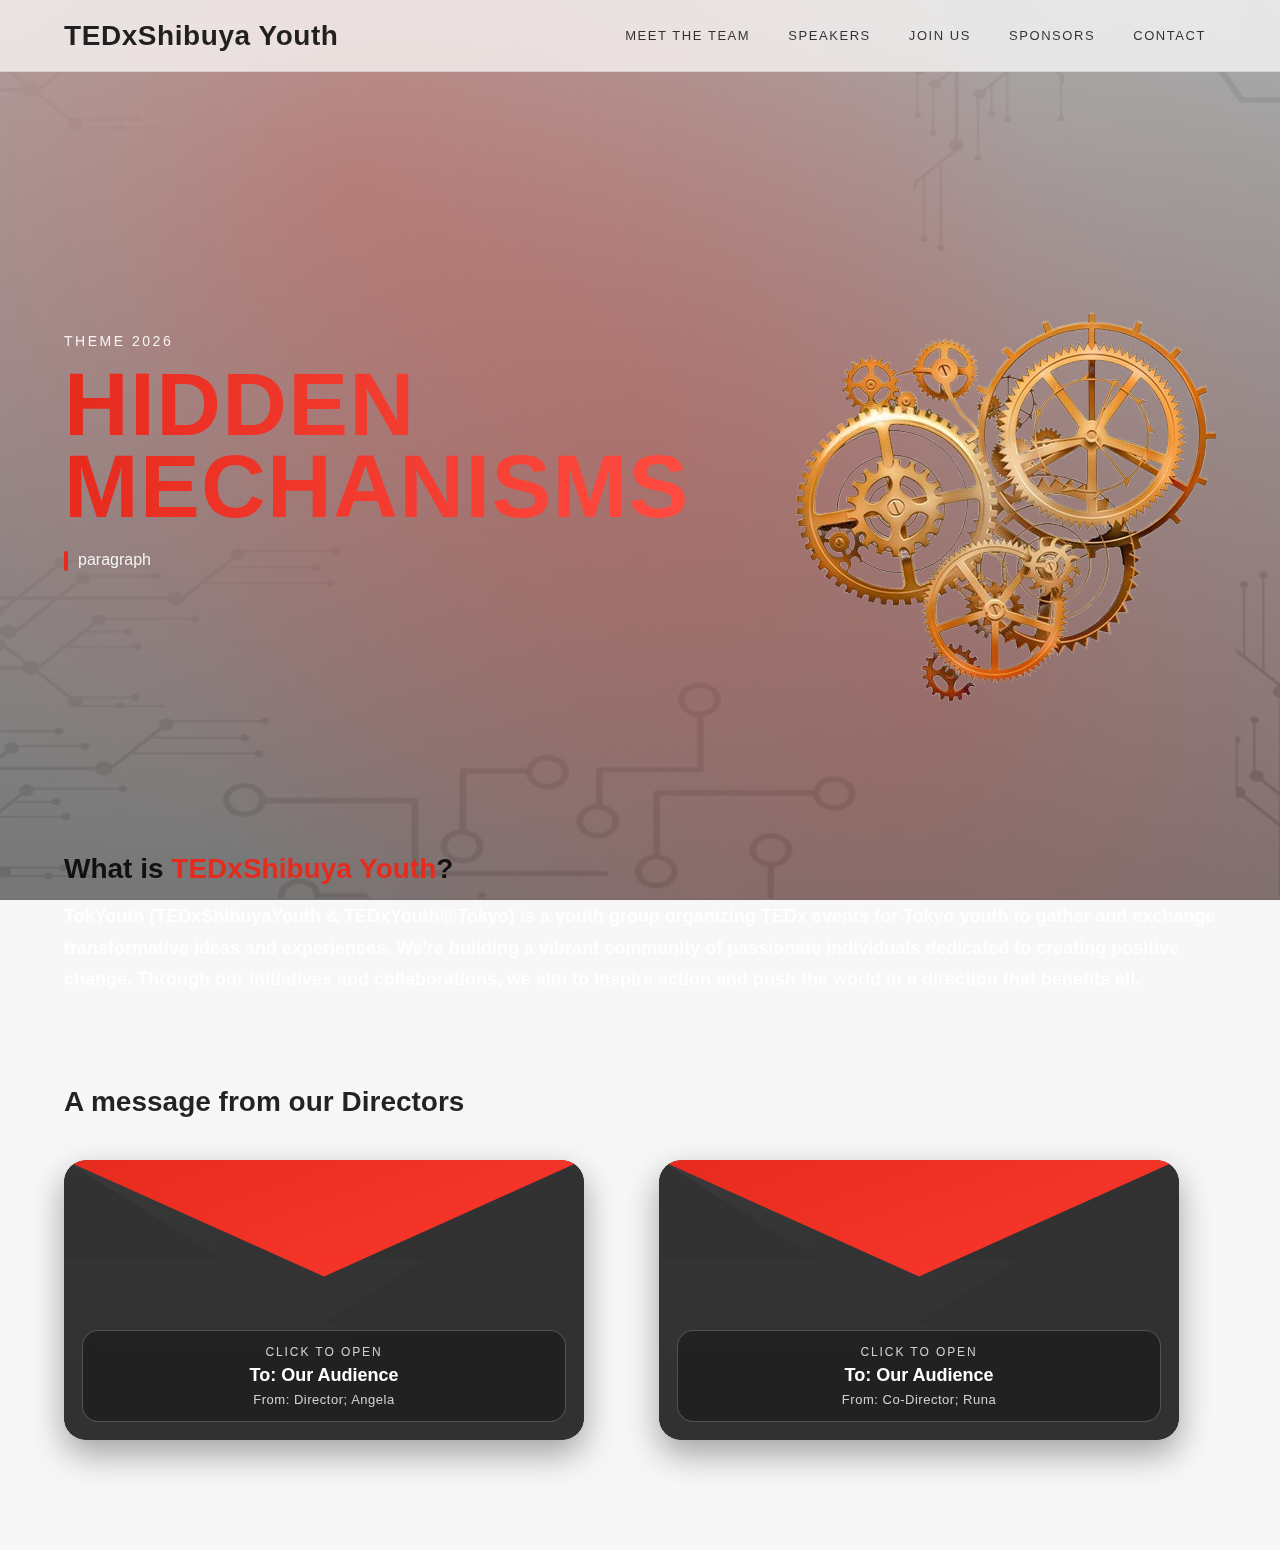
<file: index.html>
<!doctype html>
<html lang="en">
  <head>
    <meta charset="UTF-8" />
    <meta name="viewport" content="width=device-width, initial-scale=1.0" />
    <title>TEDxShibuya Youth</title>
    <link rel="stylesheet" href="style.css" />
  </head>

  <body>
    <div class="bg"></div>

    <header class="header">
      <div class="container header-inner">
        <div class="logo">TEDxShibuya Youth</div>
        <nav class="nav">
          <a href="team.html">MEET THE TEAM</a>
          <a href="#speakers">SPEAKERS</a>
          <a href="#join">JOIN US</a>
          <a href="#sponsors">SPONSORS</a>
          <a href="#contact">CONTACT</a>
        </nav>
      </div>
    </header>

    <section class="hero container">
      <div class="hero-text">
        <p class="theme">Theme 2026</p>
        <h1 class="glow-title">HIDDEN MECHANISMS</h1>
        <p class="hero-paragraph">paragraph</p>
      </div>
      <div class="hero-image">
        <img src="images/gears.png" alt="gears" />
      </div>
    </section>

    <section class="about container">
      <h1>What is <span>TEDxShibuya Youth</span>?</h1>
      <h2>
        TokYouth (TEDxShibuyaYouth & TEDxYouth@Tokyo) is a youth group organizing
        TEDx events for Tokyo youth to gather and exchange transformative ideas and
        experiences. We're building a vibrant community of passionate individuals
        dedicated to creating positive change. Through our initiatives and
        collaborations, we aim to inspire action and push the world in a direction
        that benefits all.
      </h2>
    </section>

    <section class="directors container" id="directors">
      <h2>A message from our Directors</h2>

      <div class="envelope-grid">
        <button
  class="envelope"
  type="button"
  data-director="Director: Angela"
  data-title="A message from the Director"
  data-message="As the Director of TEDxShibuyaYouth, I am so excited to lead a team of young, talented, and goal-oriented individuals to hold an event around this year’s theme: Hidden Mechanism!

“All the world’s a stage, and all the men and women merely players” is a line from Shakespeare’s play “As You Like It”. He implies that everyone puts up a performance and fulfills a role in life’s play. But to what extent are people truly performing? When do actors exit from the “stage”, and how do they act once they take off their mask?

Hidden Mechanism explores the vulnerable state of when that mask is off: where the hidden ideas, systems, and emotions that shape how we think and act are exposed for others and yourself to see. What motivates you to wake up in the morning? What drives you toward your goal? What factors contribute to your beliefs and values?

Perhaps by uncovering these questions, we can be a step closer to answering the biggest mystery of all: ourselves.

Look forward to the inspiration this year’s speakers and our team will bring!"
>
  <div class="env-back"></div>
  <div class="env-paper"></div>
  <div class="env-front"><div class="pocket"></div></div>
  <div class="env-flap"></div>
  <div class="env-text">
    <div class="env-kicker">Click to open</div>
    <div class="env-to">To: Our Audience</div>
    <div class="env-from">From: Director; Angela</div>
  </div>
</button>

        <button
          class="envelope"
          type="button"
          data-director="Co-Director: Runa"
          data-title="A message from Director 2"
          data-message="Hi everyone,

This is Runa, and I am delighted to work as the co-director for this year’s event.

Our theme, ‘Hidden Mechanism’, hopes to explore our unconscious mind and uncover relationships and perspectives that we have not yet seen. Often, we overlook the information we take in, but through this theme, we hope to awaken and inspire your curiosities.

Together with Angela, our director, I will work to guide and support our team in creating a successful and enjoyable event. Our goal is for this event to leave a lasting impression on everyone who contributes—whether as planners, sponsors, or audience members—and to continue entertaining and inspiring you.

Thank you.
"
        >
          <div class="env-back"></div>
          <div class="env-paper"></div>
          <div class="env-front"><div class="pocket"></div></div>
          <div class="env-flap"></div>
          <div class="env-text">
            <div class="env-kicker">Click to open</div>
            <div class="env-to">To: Our Audience</div>
            <div class="env-from">From: Co-Director; Runa</div>
          </div>
        </button>
      </div>
    </section>

    <div class="modal" id="modal" aria-hidden="true">
      <div class="modal-backdrop" data-close="true"></div>

      <div class="modal-panel" role="dialog" aria-modal="true" aria-labelledby="modalTitle">
        <div class="modal-top">
          <div class="modal-title-wrap">
            <p class="modal-kicker">Letter</p>
            <h3 id="modalTitle" class="modal-title">Title</h3>
          </div>
          <button class="modal-close" type="button" data-close="true" aria-label="Close">✕</button>
        </div>

        <div class="letter">
          <div class="letter-head">
            <div class="letter-meta">
              <div class="letter-from" id="modalFrom">From</div>
              <div class="letter-date" id="modalDate"></div>
            </div>
            <div class="letter-line"></div>
          </div>

          <div class="letter-body" id="modalBody"></div>
        </div>
      </div>
    </div>

    <script>
      const modal = document.getElementById("modal");
      const modalTitle = document.getElementById("modalTitle");
      const modalFrom = document.getElementById("modalFrom");
      const modalBody = document.getElementById("modalBody");
      const modalDate = document.getElementById("modalDate");

      function openModal({ title, from, message }) {
        modalTitle.textContent = title;
        modalFrom.textContent = `From: ${from}`;
        modalBody.textContent = message;
        modalDate.textContent = new Date().toLocaleDateString(undefined, {
          year: "numeric",
          month: "short",
          day: "numeric",
        });

        modal.classList.add("is-open");
        modal.setAttribute("aria-hidden", "false");
        document.body.style.overflow = "hidden";
        modal.querySelector(".modal-close").focus();
      }

      function closeModal() {
        modal.classList.remove("is-open");
        modal.setAttribute("aria-hidden", "true");
        document.body.style.overflow = "";
      }

      document.querySelectorAll(".envelope").forEach((btn) => {
        btn.addEventListener("click", () => {
          openModal({
            title: btn.dataset.title || "Message",
            from: btn.dataset.director || "Director",
            message: btn.dataset.message || "",
          });
        });
      });

      modal.addEventListener("click", (e) => {
        if (e.target?.dataset?.close === "true") closeModal();
      });

      window.addEventListener("keydown", (e) => {
        if (e.key === "Escape" && modal.classList.contains("is-open")) closeModal();
      });
    </script>
  </body>
</html>
</file>
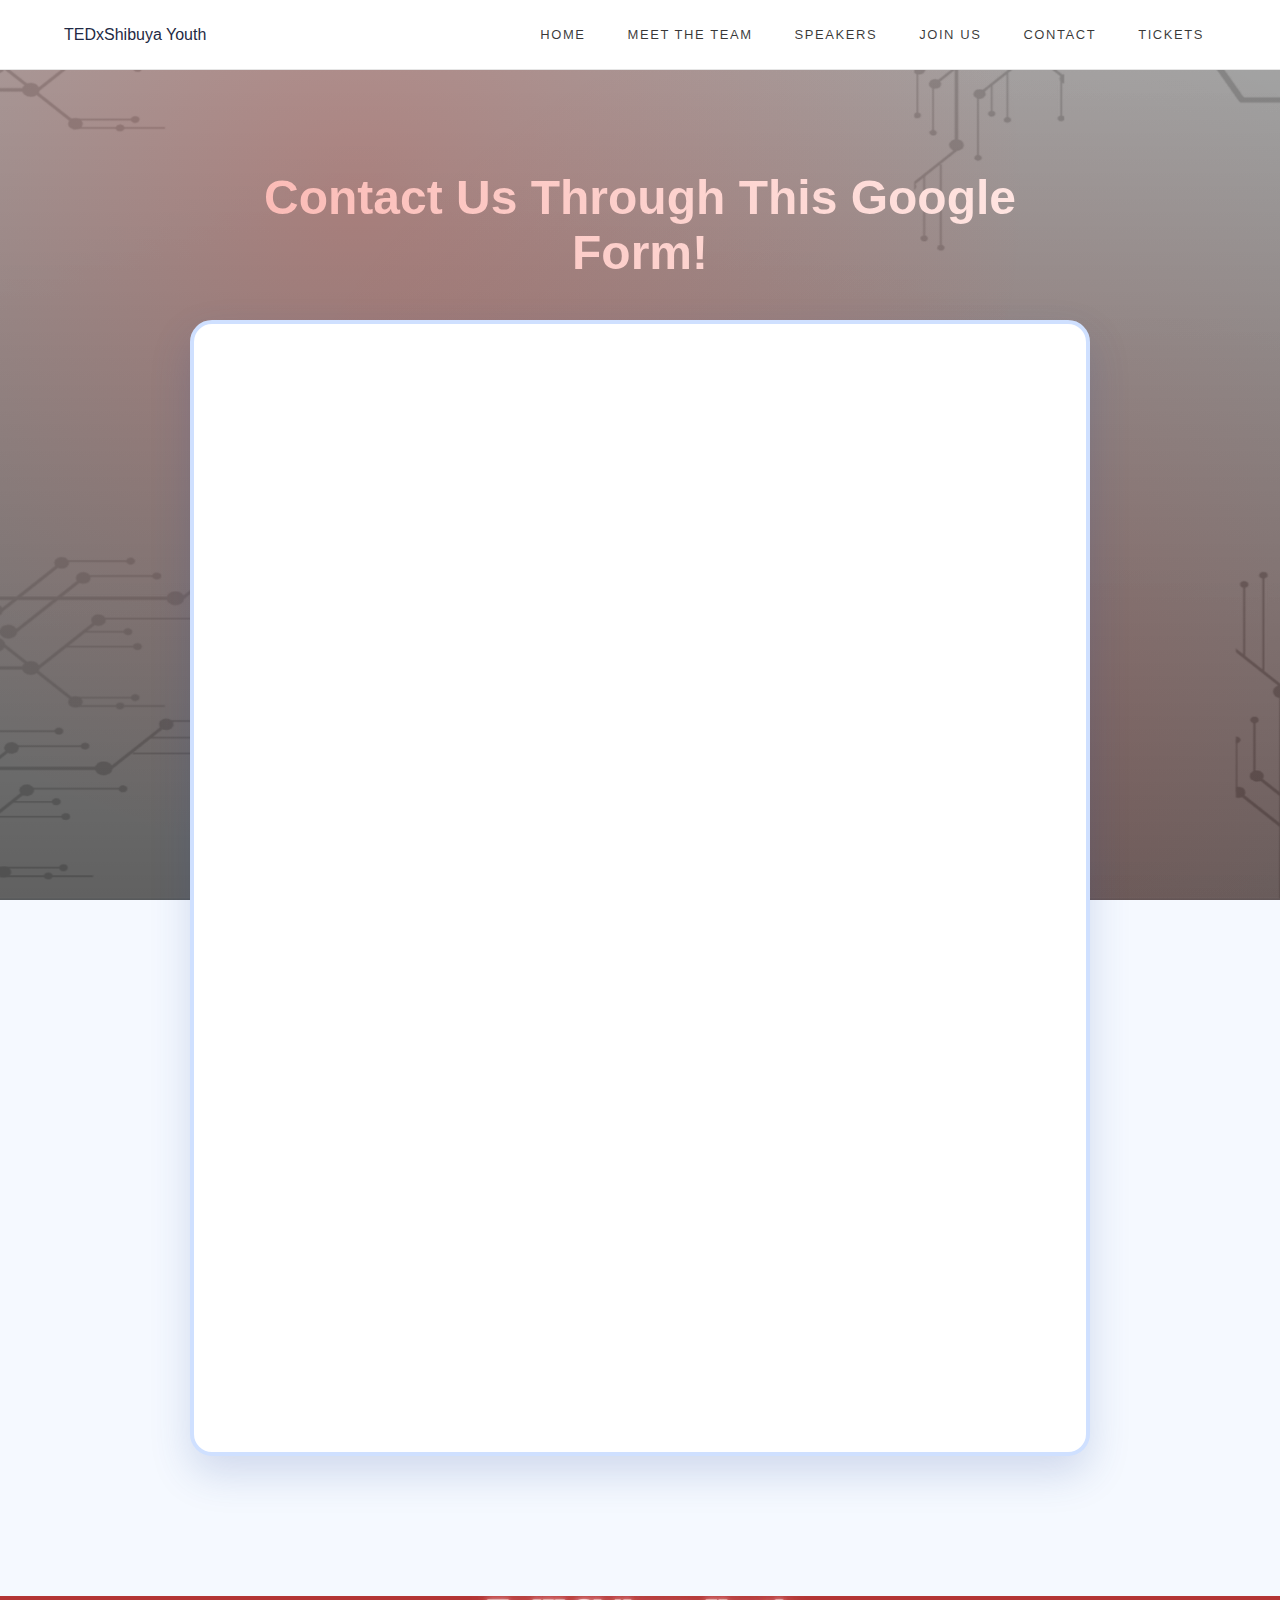
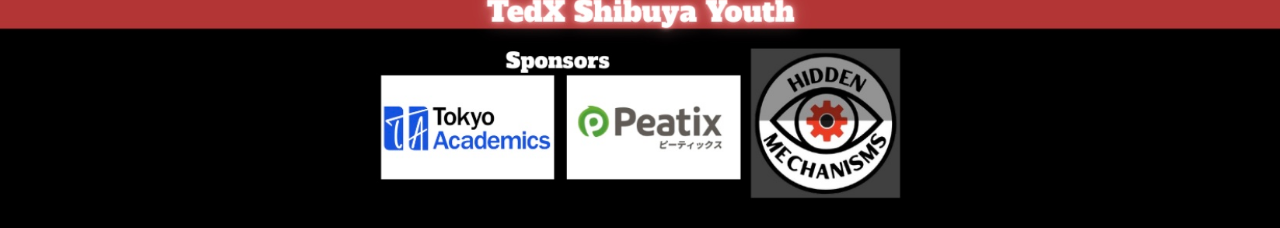
<file: contact.html>
<!doctype html>
<html lang="en">
<head>
  <meta charset="UTF-8" />
  <meta name="viewport" content="width=device-width, initial-scale=1.0" />
  <title>Contact | TEDxShibuya Youth</title>
  <link rel="stylesheet" href="contact.css" />
</head>

<body>
<div class="bg"></div>

<header class="header">
    <div class="container header-inner">

      <div class="logo">TEDxShibuya Youth</div>

      <button class="hamburger" id="hamburger" aria-label="Menu">
        <span></span>
        <span></span>
        <span></span>
      </button>

      <nav class="nav" id="navMenu">
        <a href="index.html">HOME</a>
        <a href="team.html">MEET THE TEAM</a>
        <a href="speakers.html">SPEAKERS</a>
        <a href="join.html">JOIN US</a>
        <a href="contact.html">CONTACT</a>
        <a href="tickets.html">TICKETS</a>
      </nav>

    </div>
  </header>

<section class="contact-section">
  <h1 class="contact-title glow-title">
    Contact Us Through This Google Form!
  </h1>

  <div class="form-embed">
    <iframe
      src="https://docs.google.com/forms/d/e/1FAIpQLSfBYgckW6kjnQJghmJs532Z0vcqhy76l4xHlLmfrss-0mqSxA/viewform?embedded=true"
      width="100%"
      height="1100"
      frameborder="0">
    </iframe>
  </div>
</section>

<script>
    const hamburger = document.getElementById("hamburger");
    const navMenu = document.getElementById("navMenu");

    hamburger.addEventListener("click", () => {
      navMenu.classList.toggle("open");
    });
  </script>

  <footer class="site-footer">
  <img src="footer.png" alt="Footer" />
</footer>

</body>
</html>
</file>
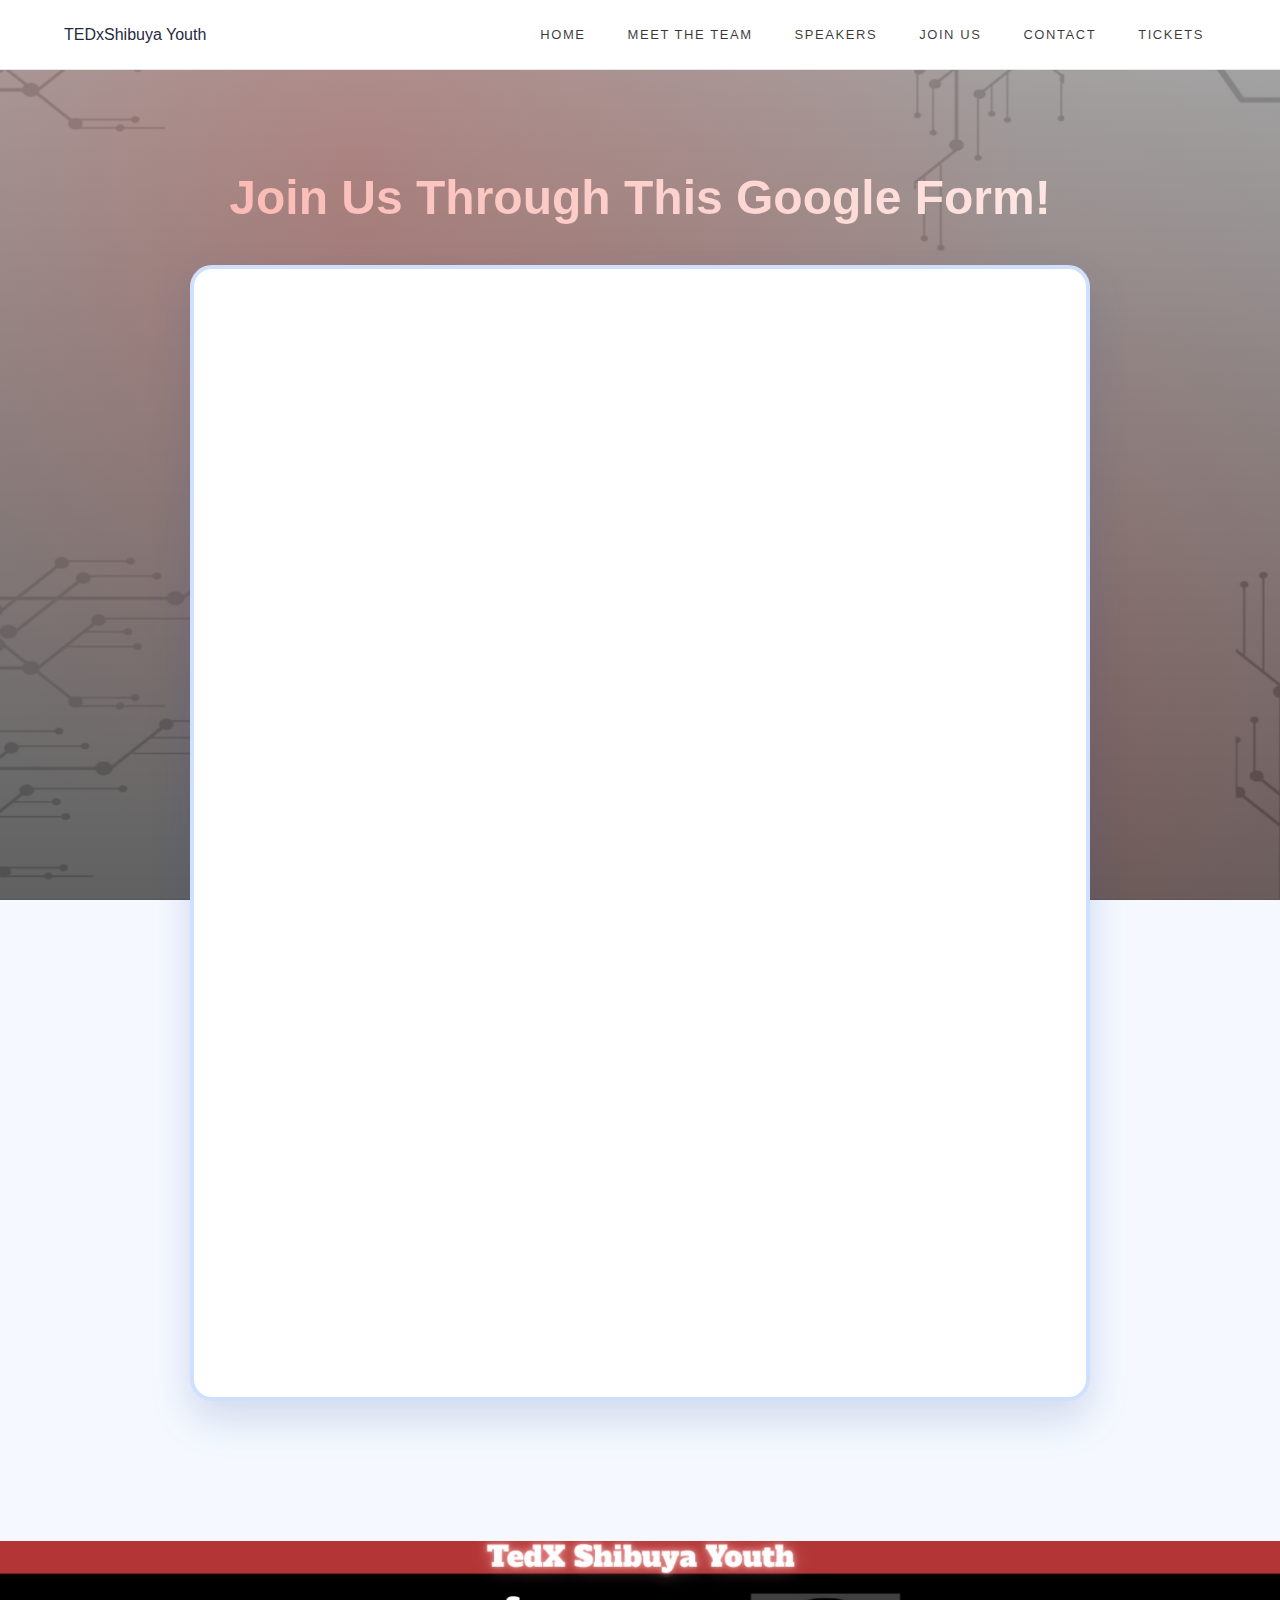
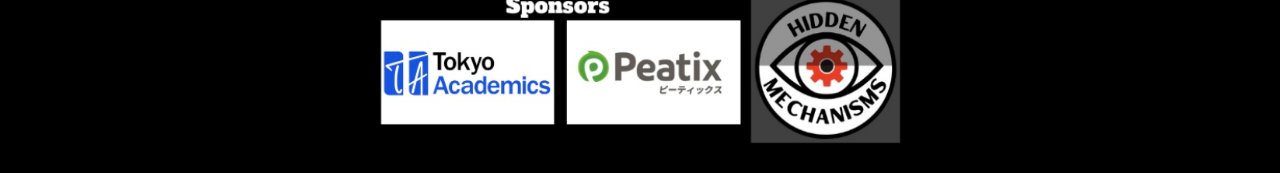
<file: join.html>
<!doctype html>
<html lang="en">
<head>
  <meta charset="UTF-8" />
  <meta name="viewport" content="width=device-width, initial-scale=1.0" />
  <title>Contact | TEDxShibuya Youth</title>
  <link rel="stylesheet" href="contact.css" />
</head>

<body>
      <div class="bg"></div>

  <header class="header">
    <div class="container header-inner">

      <div class="logo">TEDxShibuya Youth</div>

      <button class="hamburger" id="hamburger" aria-label="Menu">
        <span></span>
        <span></span>
        <span></span>
      </button>

      <nav class="nav" id="navMenu">
        <a href="index.html">HOME</a>
        <a href="team.html">MEET THE TEAM</a>
        <a href="speakers.html">SPEAKERS</a>
        <a href="join.html">JOIN US</a>
        <a href="contact.html">CONTACT</a>
        <a href="tickets.html">TICKETS</a>
      </nav>

    </div>
  </header>

  <section class="contact-section">
  <h1 class="contact-title glow-title">
    Join Us Through This Google Form!
  </h1>

  <div class="form-embed">
    <iframe 
      src="https://docs.google.com/forms/d/e/1FAIpQLScSkmN1joZuDCD_F1TW8XL6ETht9helrsOr3lTUxC_4gBaHCw/viewform?embedded=true"
      width="100%"
      height="1100"
      frameborder="0"
      marginheight="0"
      marginwidth="0">
      Loading…
    </iframe>
  </div>

</section>

<script>
    const hamburger = document.getElementById("hamburger");
    const navMenu = document.getElementById("navMenu");

    hamburger.addEventListener("click", () => {
      navMenu.classList.toggle("open");
    });
  </script>
  
<footer class="site-footer">
  <img src="footer.png" alt="Footer" />
</footer>

  </body>
</file>
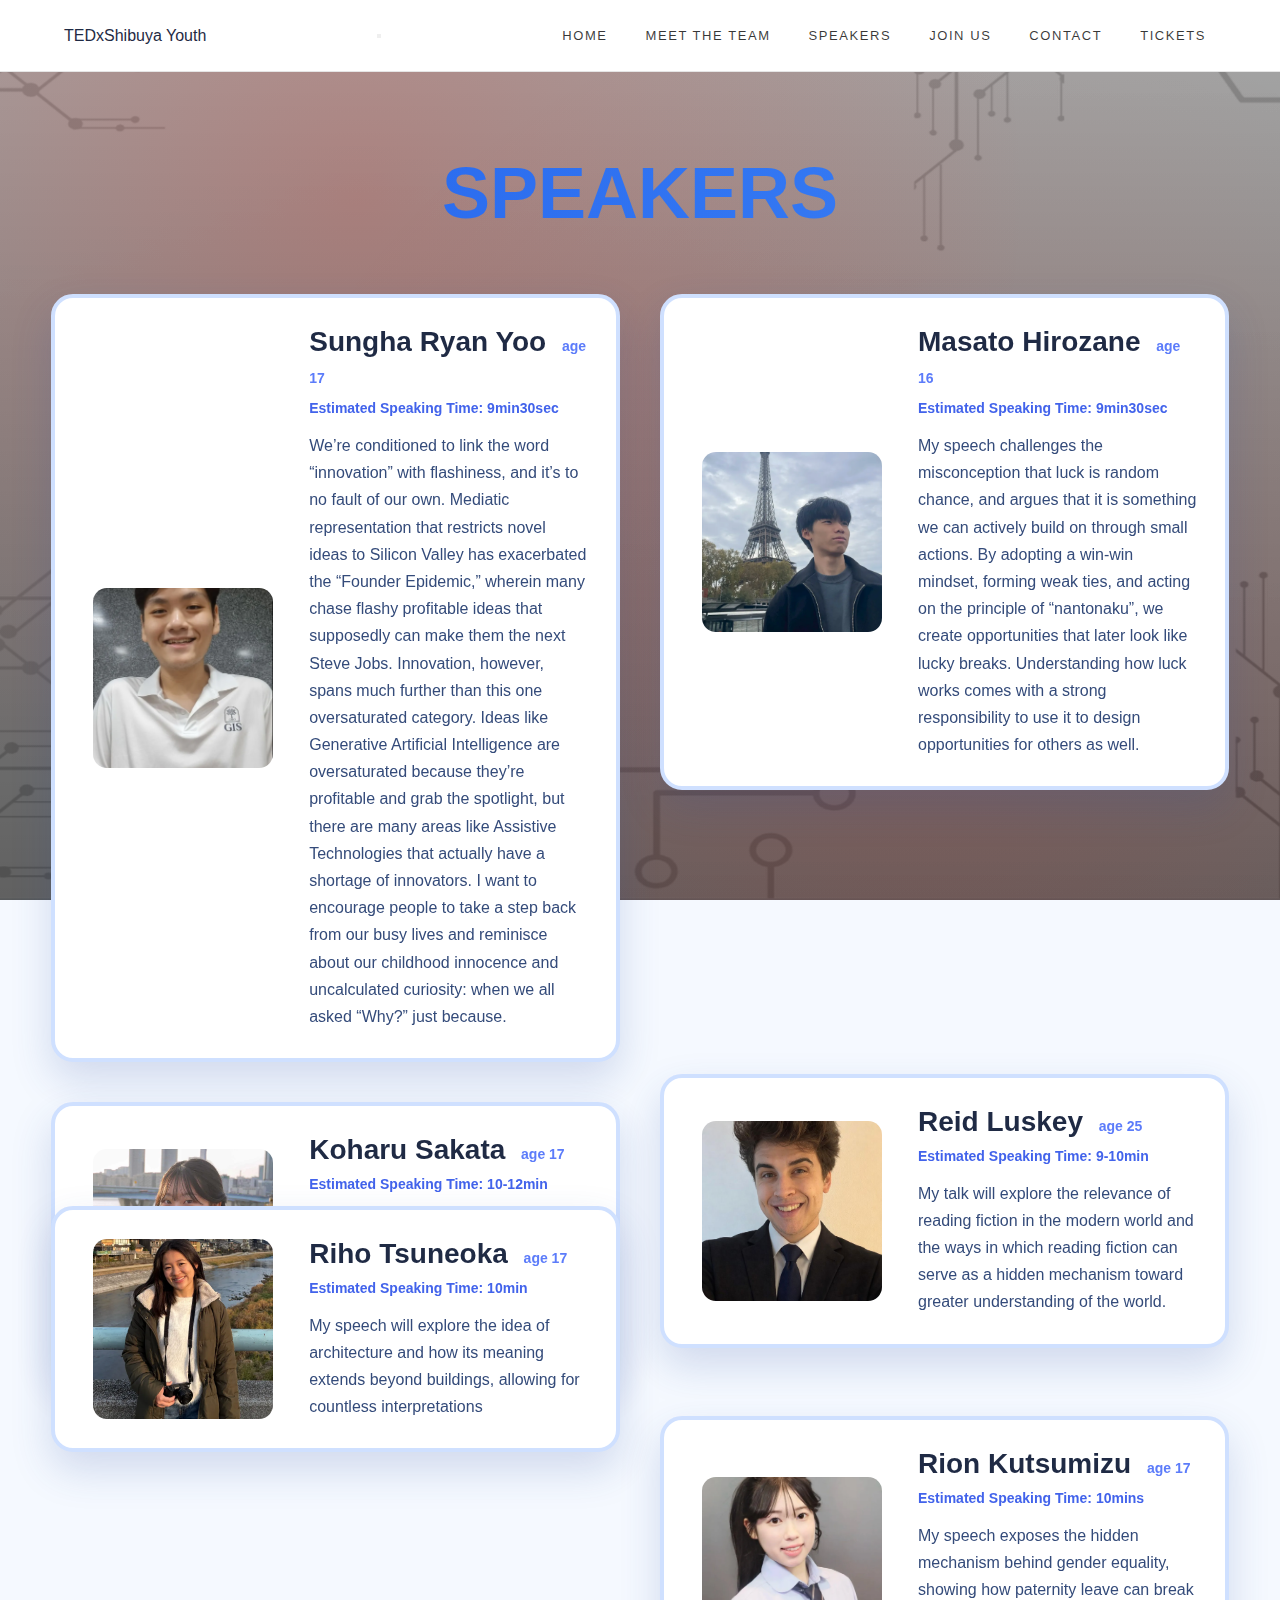
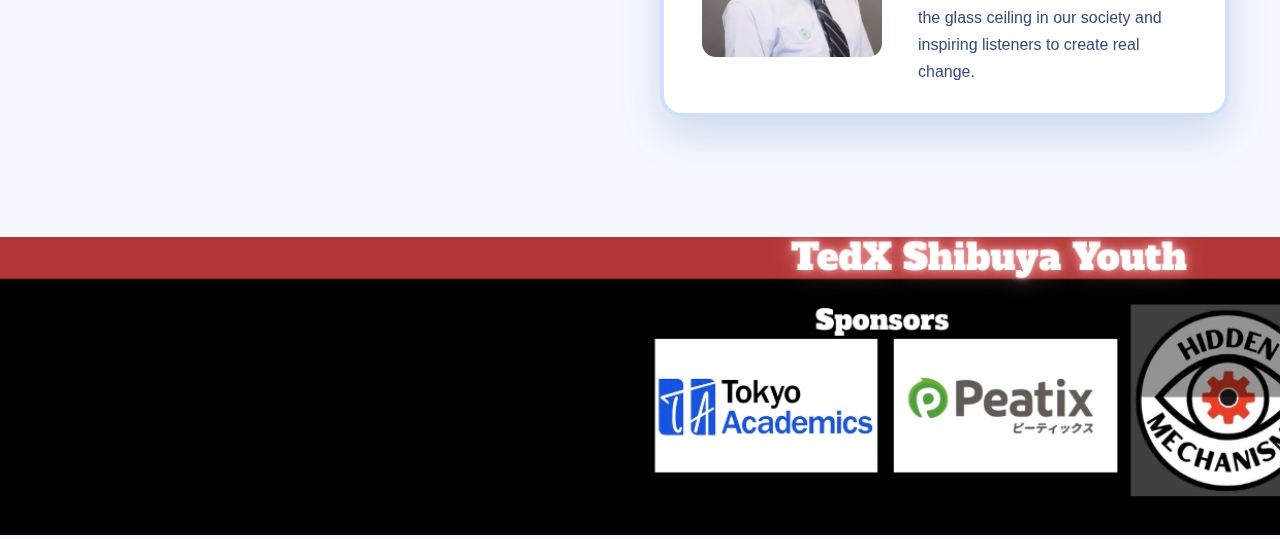
<file: speakers.html>
<!doctype html>
<html lang="en">
<head>
  <meta charset="UTF-8" />
  <meta name="viewport" content="width=device-width, initial-scale=1.0" />
  <title>Speakers | TEDxShibuya Youth</title>
  <link rel="stylesheet" href="speakers.css" />
</head>

<body>
      <div class="bg"></div>

  <header class="header">
    <div class="container header-inner">

      <div class="logo">TEDxShibuya Youth</div>

      <button class="hamburger" id="hamburger" aria-label="Menu">
        <span></span>
        <span></span>
        <span></span>
      </button>

      <nav class="nav" id="navMenu">
        <a href="index.html">HOME</a>
        <a href="team.html">MEET THE TEAM</a>
        <a href="speakers.html">SPEAKERS</a>
        <a href="join.html">JOIN US</a>
        <a href="contact.html">CONTACT</a>
        <a href="tickets.html">TICKETS</a>
      </nav>

    </div>
  </header>

  <main class="page">
    <h1 class="title glow-title">SPEAKERS</h1>

    <section class="speaker-grid">

       <article class="speaker-card wide-card">
        <div class="speaker-image">
          <img src="speakers/Sungha-Ryan-Yoo.png" alt="Sungha Ryan Yoo">
        </div>

        <div class="speaker-content">
          <h2 class="speaker-name">
            Sungha Ryan Yoo <span class="speaker-age">age 17</span>
          </h2>

          <p class="speaker-time">Estimated Speaking Time: 9min30sec</p>

          <p class="speaker-bio">
             We’re conditioned to link the word “innovation” with flashiness, and it’s to no fault of our own. Mediatic representation that restricts novel ideas to Silicon Valley has exacerbated the “Founder Epidemic,” wherein many chase flashy profitable ideas that supposedly can make them the next Steve Jobs. Innovation, however, spans much further than this one oversaturated category. Ideas like Generative Artificial Intelligence are oversaturated because they’re profitable and grab the spotlight, but there are many areas like Assistive Technologies that actually have a shortage of innovators. I want to encourage people to take a step back from our busy lives and reminisce about our childhood innocence and uncalculated curiosity: when we all asked “Why?” just because.
          </p>
        </div>
      </article>

      <article class="speaker-card">
        <div class="speaker-image">
          <img src="speakers/Masato-Hirozane.png" alt="Masato Hirozane">
        </div>

        <div class="speaker-content">
          <h2 class="speaker-name">
            Masato Hirozane <span class="speaker-age">age 16</span>
          </h2>

          <p class="speaker-time">Estimated Speaking Time: 9min30sec</p>

          <p class="speaker-bio">
            My speech challenges the misconception that luck is random chance, and argues that it is something we can actively build on through small actions. By adopting a win-win mindset, forming weak ties, and acting on the principle of “nantonaku”, we create opportunities that later look like lucky breaks. Understanding how luck works comes with a strong responsibility to use it to design opportunities for others as well.
          </p>
        </div>
      </article>


      <article class="speaker-card">
        <div class="speaker-image">
          <img src="speakers/Koharu-Sakata.png" alt="Koharu Sakata">
        </div>

        <div class="speaker-content">
          <h2 class="speaker-name">
            Koharu Sakata <span class="speaker-age">age 17</span>
          </h2>

          <p class="speaker-time">Estimated Speaking Time: 10-12min</p>

          <p class="speaker-bio">
        My speech explores the journey of discovering who you want to be. It reveals how listening to your inner voice in times of change can shape the way you choose to live.          </p>
        </div>
      </article>

       <article class="speaker-card middle">
        <div class="speaker-image">
          <img src="speakers/Reid-Luskey.png" alt="Reid Luskey">
        </div>

        <div class="speaker-content">
          <h2 class="speaker-name">
            Reid Luskey <span class="speaker-age">age 25</span>
          </h2>

          <p class="speaker-time">Estimated Speaking Time: 9-10min</p>

          <p class="speaker-bio">
            My talk will explore the relevance of reading fiction in the modern world and the ways in which reading fiction can serve as a hidden mechanism toward greater understanding of the world.
        </div>
      </article>

      <article class="speaker-card lift-up" >
        <div class="speaker-image">
          <img src="speakers/Riho-Tsuneoka.png" alt="Riho Tsuneoka">
        </div>

        <div class="speaker-content">
          <h2 class="speaker-name">
            Riho Tsuneoka <span class="speaker-age">age 17</span>
          </h2>

          <p class="speaker-time">Estimated Speaking Time: 10min</p>

          <p class="speaker-bio">
        My speech will explore the idea of architecture and how its meaning extends beyond buildings, allowing for countless interpretations
        </div>
      </article>

       <article class="speaker-card right-card">
        <div class="speaker-image">
          <img src="speakers/Rion-Kutsumizu.png" alt="Rion-Kutsumizu">
        </div>

        <div class="speaker-content">
          <h2 class="speaker-name">
            Rion Kutsumizu <span class="speaker-age">age 17</span>
          </h2>

          <p class="speaker-time">Estimated Speaking Time: 10mins</p>

          <p class="speaker-bio">
           My speech exposes the hidden mechanism behind gender equality, showing how paternity leave can break the glass ceiling in our society and inspiring listeners to create real change.          </p>
        </div>
      </article>

  </main>
<footer class="site-footer">
  <img src="footer.png" alt="Footer" />
</footer>
<script>
const hamburger = document.getElementById("hamburger");
const navMenu = document.getElementById("navMenu");

hamburger.addEventListener("click", () => {
  navMenu.classList.toggle("open");
});
</script>

</body>
</html>
</file>
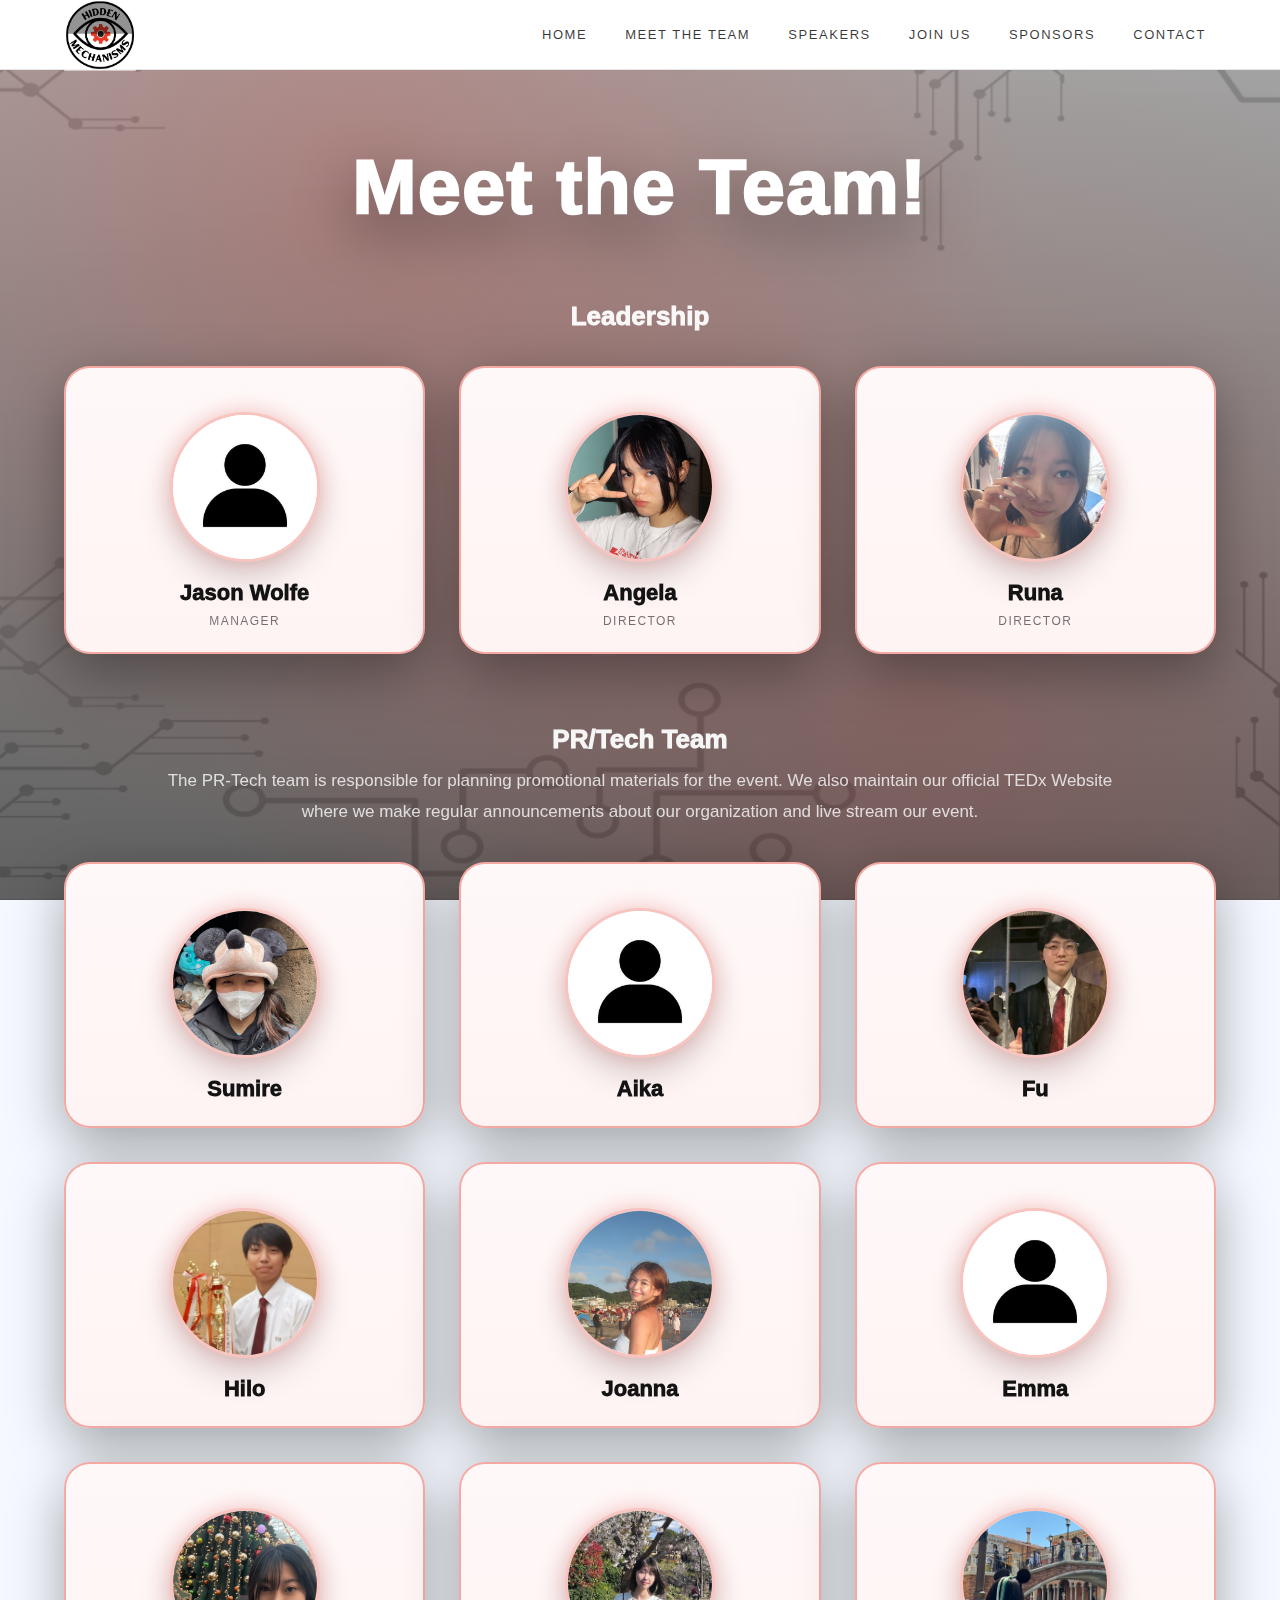
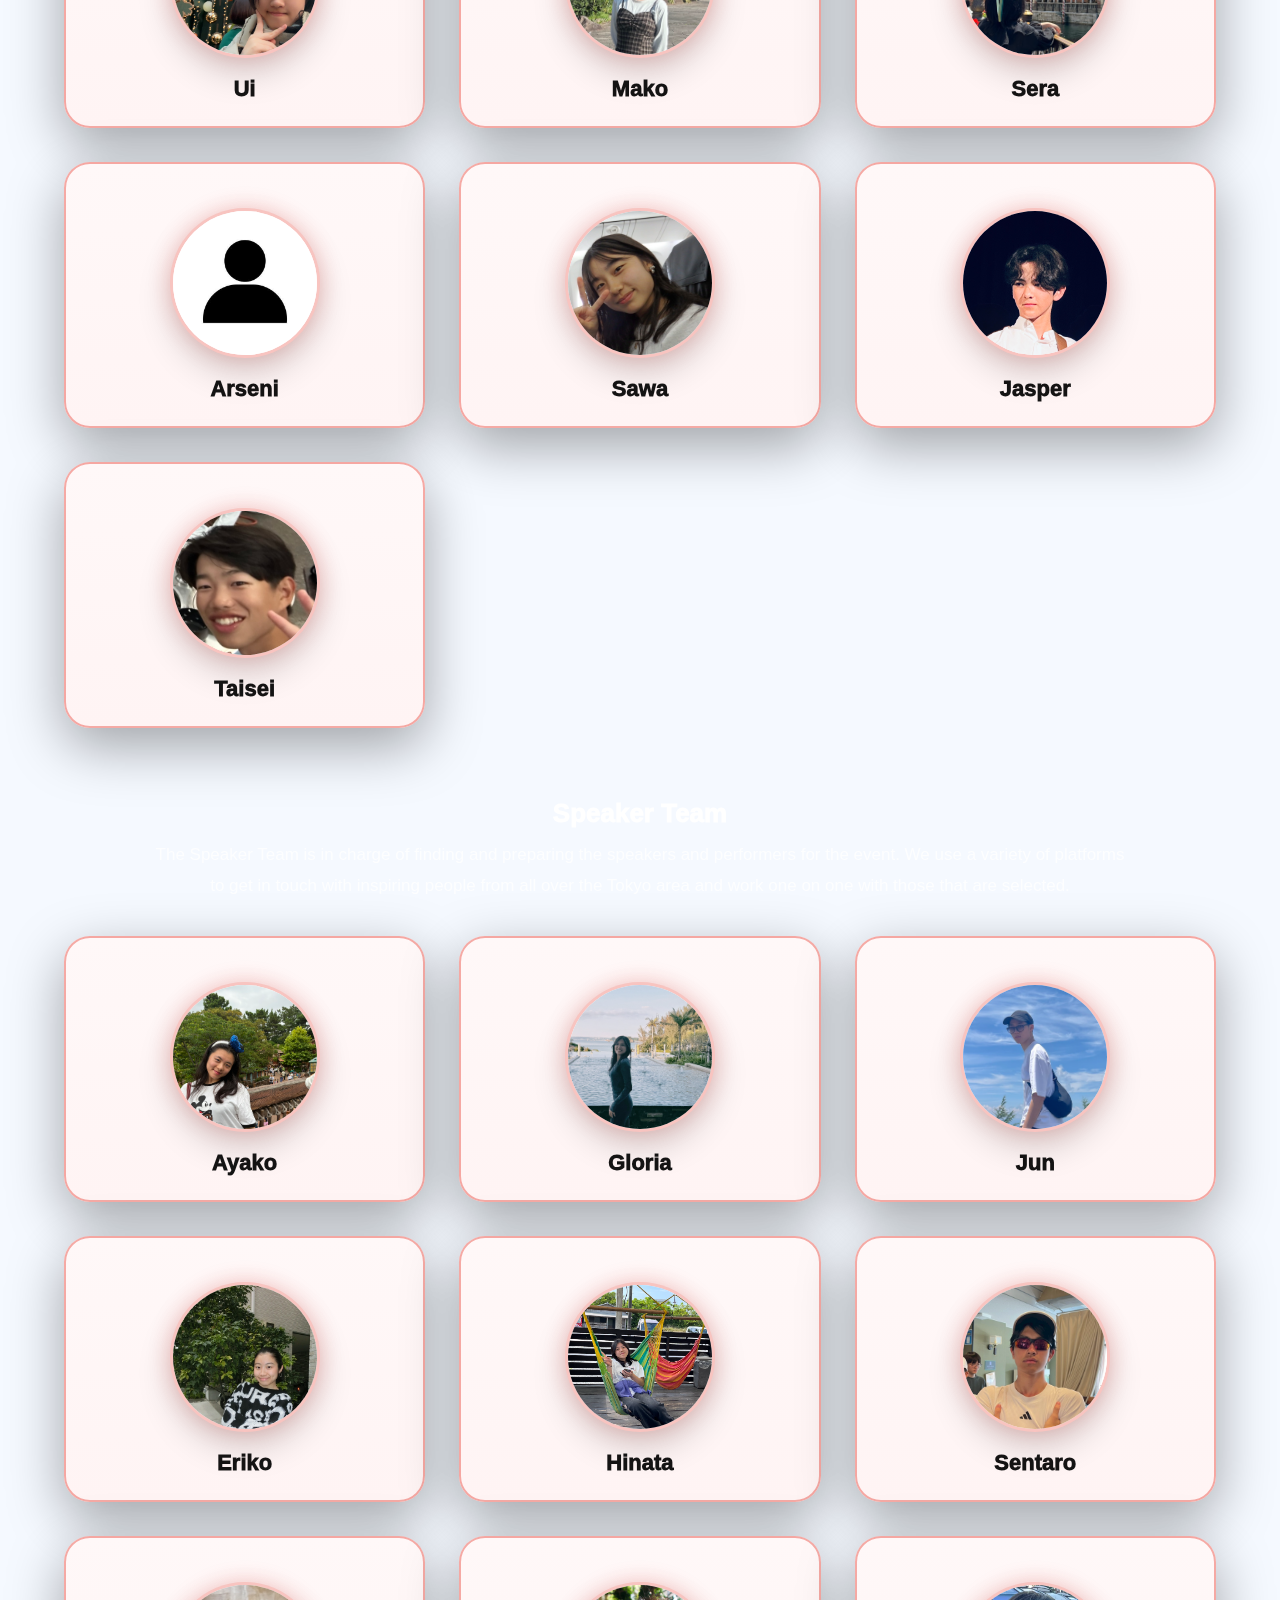
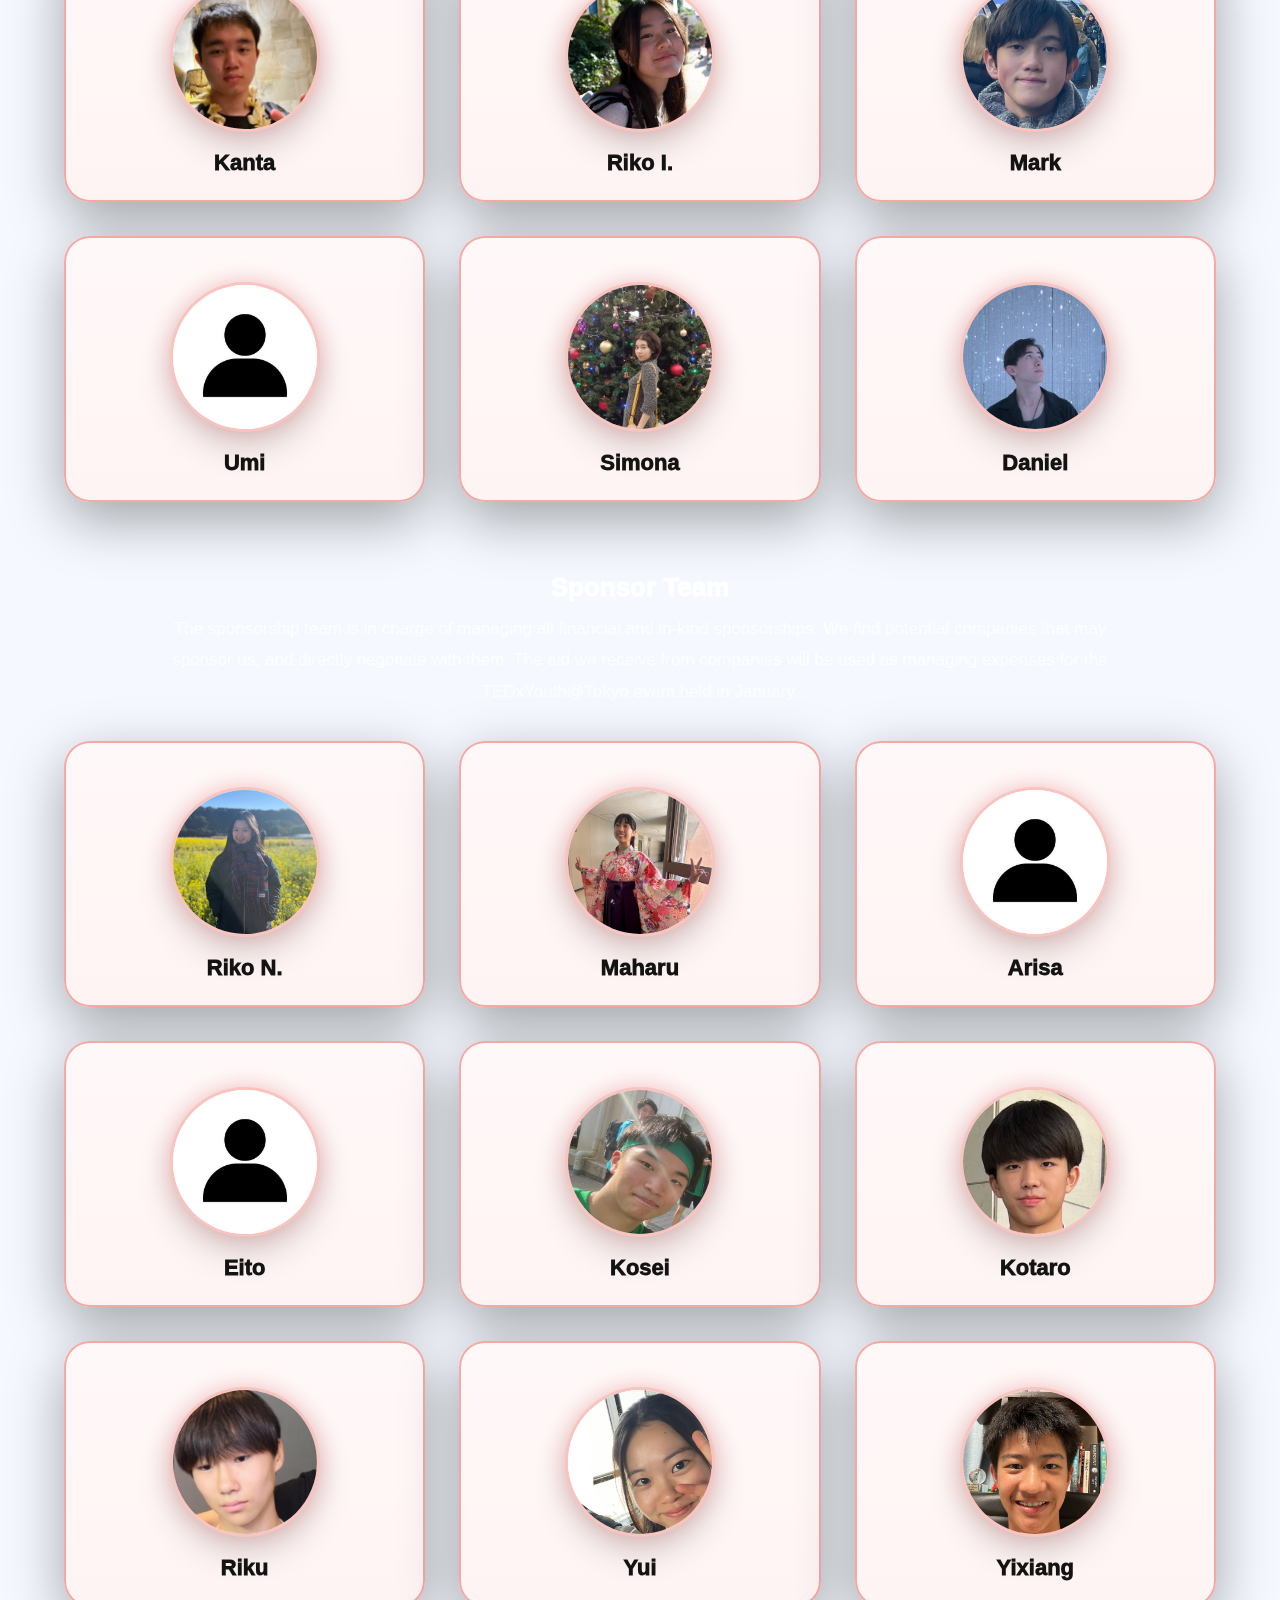
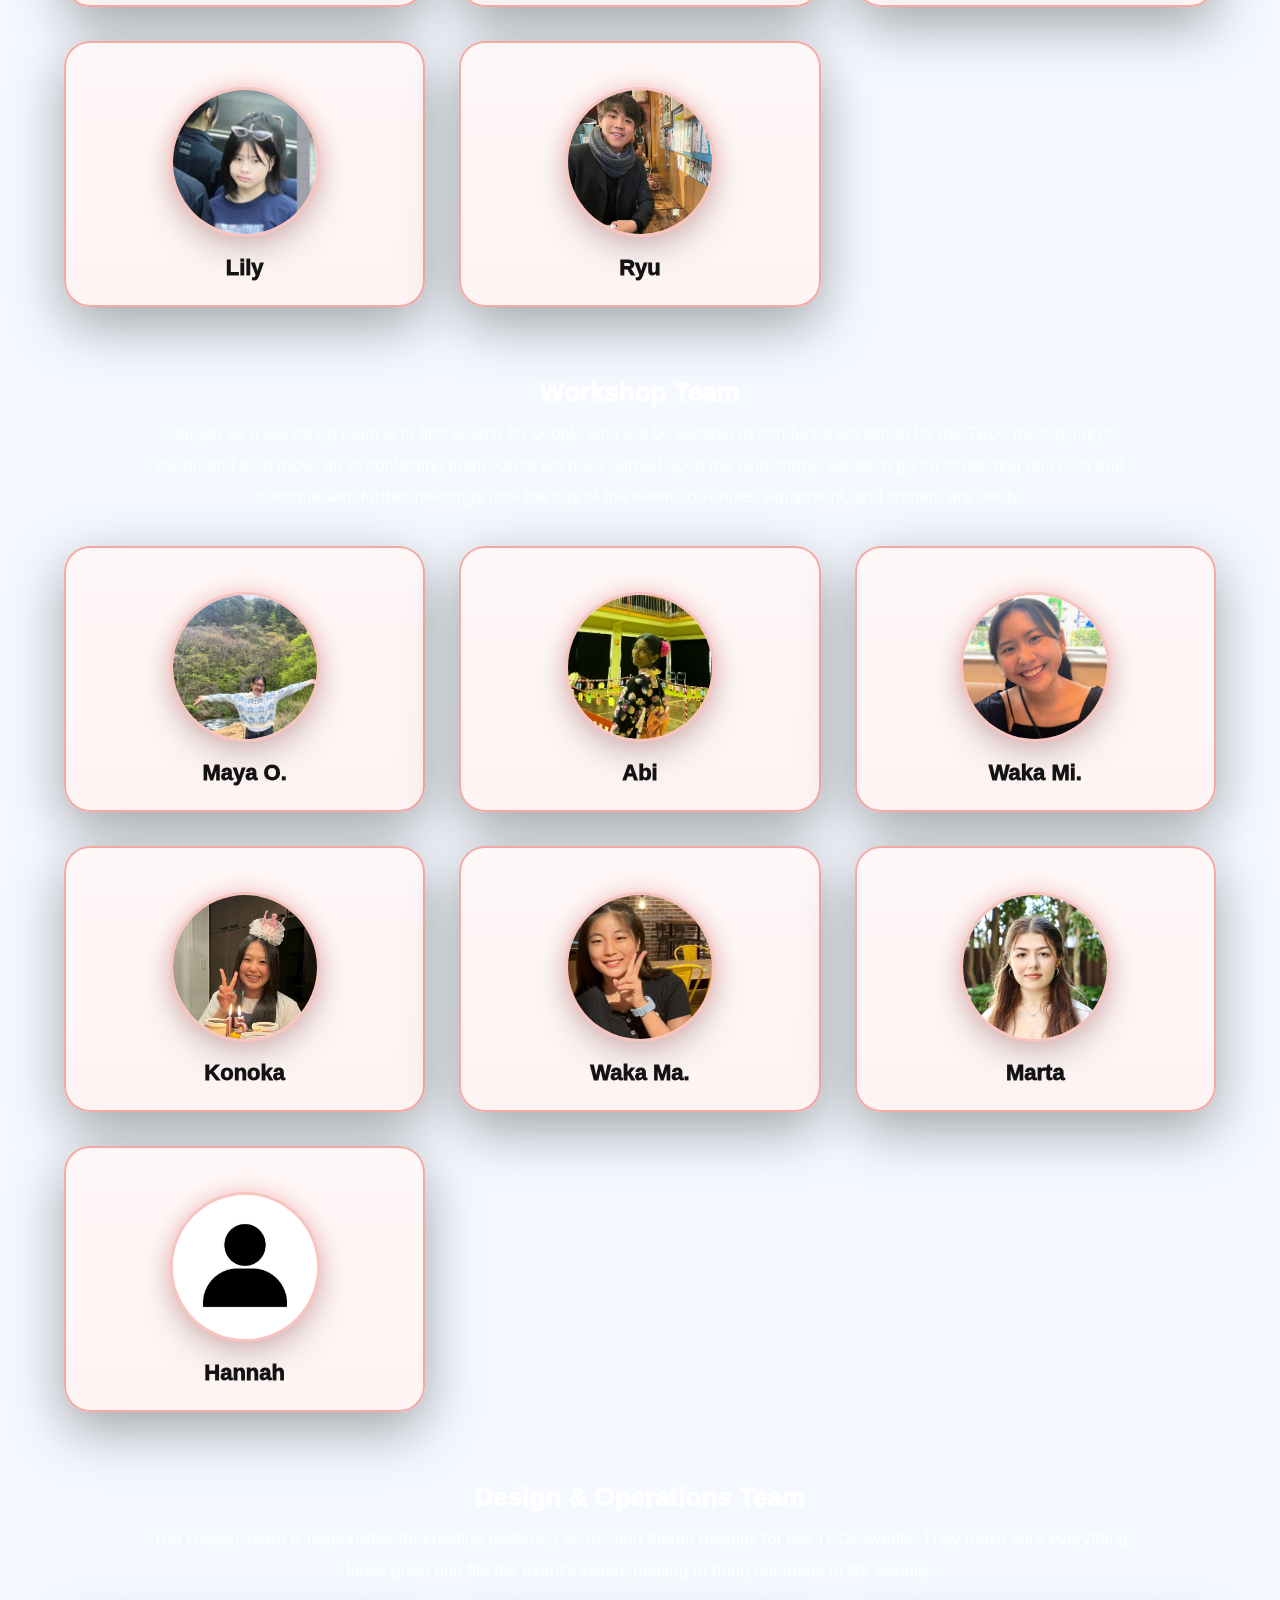
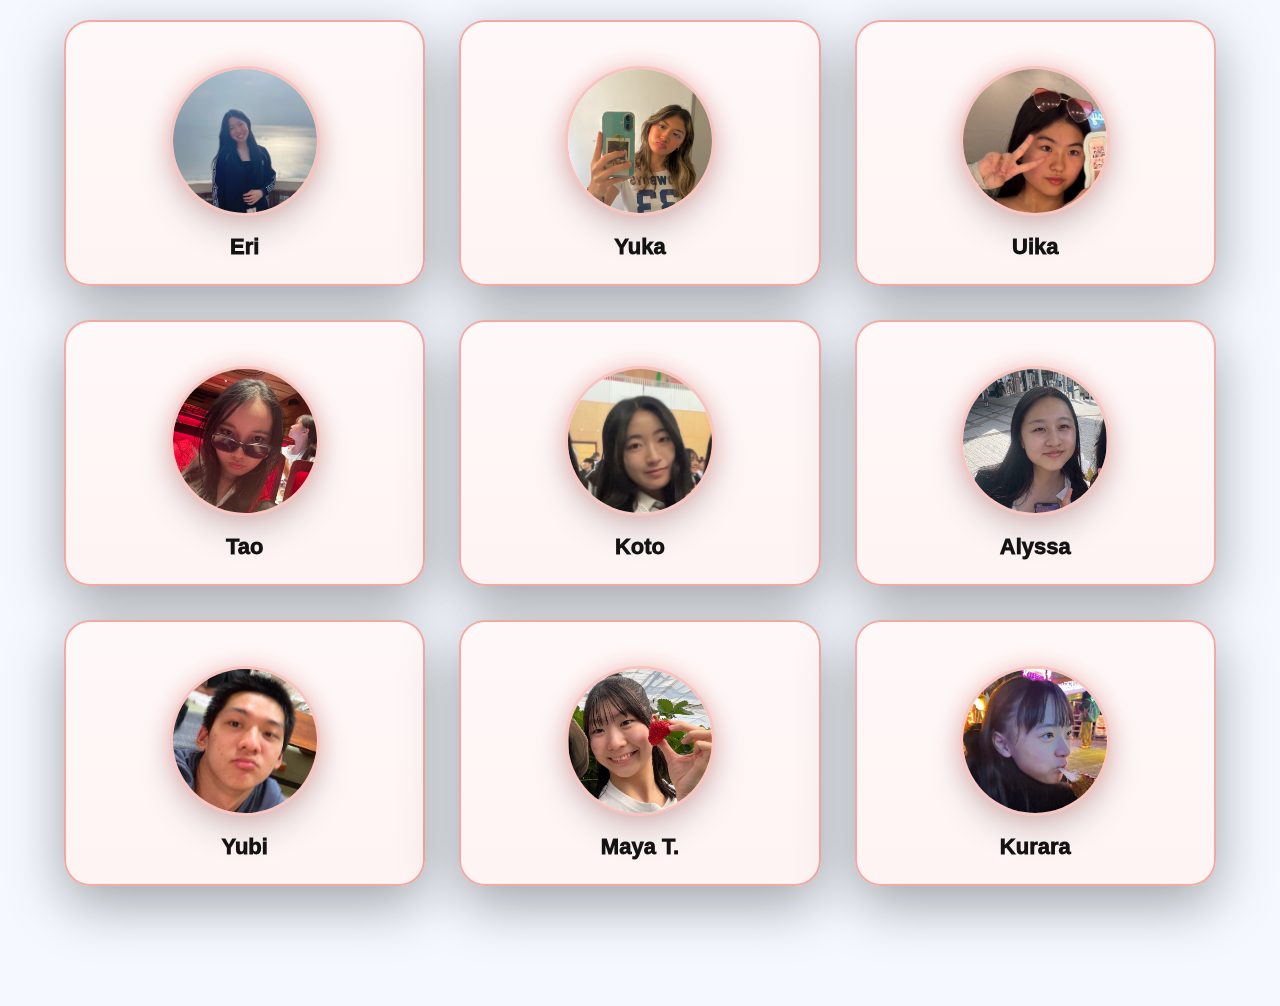
<file: team.html>
<!doctype html>
<html lang="en">
  <head>
    <meta charset="UTF-8" />
    <meta name="viewport" content="width=device-width, initial-scale=1.0" />
    <title>Meet the Team | TEDxShibuya Youth</title>
    <link rel="stylesheet" href="team.css" />
  </head>

  <body>
    <div class="bg"></div>

   <header class="header">
      <div class="container header-inner">
        <div class="logo">
    <img src="images/logo.png" alt="TEDxShibuya Youth logo">
    </div>
        <nav class="nav">
           <a href="index.html">HOME</a>
        <a href="team.html">MEET THE TEAM</a>
          <a href="speakers.html">SPEAKERS</a>
          <a href="#join">JOIN US</a>
          <a href="#sponsors">SPONSORS</a>
          <a href="contact.html">CONTACT</a>
        </nav>
      </div>
    </header>


    <main class="wrap page">
      <h1 class="title">Meet the Team!</h1>

      <section class="team-section leaders">
  <div class="section-head">
    <h2>Leadership</h2>
  </div>

  <div class="grid leaders-grid">
    <div class="card leader manager">
      <div class="avatar leader-avatar">
        <img src="teams/nopic.jpg" alt="Jason Wolfe">
      </div>
      <div class="name">Jason Wolfe</div>
      <div class="sub">Manager</div>
    </div>

    <div class="card leader director">
      <div class="avatar leader-avatar">
        <img src="teams/directors/Angela Wang.jpeg" alt="Angela">
      </div>
      <div class="name">Angela</div>
      <div class="sub">Director</div>
    </div>

    <div class="card leader director">
      <div class="avatar leader-avatar">
        <img src="teams/directors/Runa Ito.png" alt="Runa">
      </div>
      <div class="name">Runa</div>
      <div class="sub">Director</div>
    </div>
  </div>
</section>

      <section class="team-section" id="prtech">
        <div class="section-head">
          <h2>PR/Tech Team</h2>
          <p>
            The PR-Tech team is responsible for planning promotional materials for the event. We also
            maintain our official TEDx Website where we make regular announcements about our organization
            and live stream our event.
          </p>
        </div>

        <div class="grid">
          <article class="card">
            <div class="badge">PR/Tech</div>
            <div class="avatar"><img src="teams/pr:tech/Sumire Iwata.png" alt="Sumire" /></div>
            <div class="name">Sumire</div>
          </article>

          <article class="card">
            <div class="badge">PR/Tech</div>
            <div class="avatar"><img src="teams/nopic.jpg" alt="Aika" /></div>
            <div class="name">Aika</div>
          </article>

          <article class="card">
            <div class="badge">PR/Tech</div>
            <div class="avatar"><img src="teams/pr:tech/Fu Kuboshita.jpg" alt="Fu" /></div>
            <div class="name">Fu</div>
          </article>

          <article class="card">
            <div class="badge">PR/Tech</div>
            <div class="avatar"><img src="teams/pr:tech/Hilo Saito.png" alt="Hilo" /></div>
            <div class="name">Hilo</div>
          </article>

          <article class="card">
            <div class="badge">PR/Tech</div>
            <div class="avatar"><img src="teams/pr:tech/Joanna Miranda.jpeg" alt="Joanna" /></div>
            <div class="name">Joanna</div>
          </article>

          <article class="card">
            <div class="badge">PR/Tech</div>
            <div class="avatar"><img src="teams/nopic.jpg" alt="Emma" /></div>
            <div class="name">Emma</div>
          </article>

          <article class="card">
            <div class="badge">PR/Tech</div>
            <div class="avatar"><img src="teams/pr:tech/Ui Sasaki.jpg" alt="Ui" /></div>
            <div class="name">Ui</div>
          </article>

          <article class="card">
            <div class="badge">PR/Tech</div>
            <div class="avatar"><img src="teams/pr:tech/Mako Tsutsumi.jpeg" alt="Mako" /></div>
            <div class="name">Mako</div>
          </article>

          <article class="card">
            <div class="badge">PR/Tech</div>
            <div class="avatar"><img src="teams/pr:tech/Sera Suzuki.jpg" alt="Sera" /></div>
            <div class="name">Sera</div>
          </article>

          <article class="card">
            <div class="badge">PR/Tech</div>
            <div class="avatar"><img src="teams/nopic.jpg" alt="Arseni" /></div>
            <div class="name">Arseni</div>
          </article>

          <article class="card">
            <div class="badge">PR/Tech</div>
            <div class="avatar"><img src="teams/pr:tech/Sawa Kunita.jpg" alt="Sawa" /></div>
            <div class="name">Sawa</div>
          </article>

          <article class="card">
            <div class="badge">PR/Tech</div>
            <div class="avatar"><img src="teams/pr:tech/Jasper McGann.jpg" alt="Jasper" /></div>
            <div class="name">Jasper</div>
          </article>

          <article class="card">
            <div class="badge">PR/Tech</div>
            <div class="avatar"><img src="teams/pr:tech/Taisei Watanabe.jpeg" alt="Taisei" /></div>
            <div class="name">Taisei</div>
          </article>
        </div>
      </section>

      <section class="team-section" id="speakers">
        <div class="section-head">
          <h2>Speaker Team</h2>
          <p>
            The Speaker Team is in charge of finding and preparing the speakers and performers for the event.
            We use a variety of platforms to get in touch with inspiring people from all over the Tokyo area
            and work one on one with those that are selected.
          </p>
        </div>

        <div class="grid">
          <article class="card"><div class="badge">Speakers</div><div class="avatar"><img src="teams/speaker/Ayako Fukuda.jpeg" alt="Ayako" /></div><div class="name">Ayako</div></article>
          <article class="card"><div class="badge">Speakers</div><div class="avatar"><img src="teams/speaker/Gloria Wang.jpeg" alt="Gloria" /></div><div class="name">Gloria</div></article>
          <article class="card"><div class="badge">Speakers</div><div class="avatar"><img src="teams/speaker/Jun Kang.jpeg" alt="Jun" /></div><div class="name">Jun</div></article>
          <article class="card"><div class="badge">Speakers</div><div class="avatar"><img src="teams/speaker/Eriko Otomo.jpg" alt="Eriko" /></div><div class="name">Eriko</div></article>
          <article class="card"><div class="badge">Speakers</div><div class="avatar"><img src="teams/speaker/Hinata Motegi.jpeg" alt="Hinata" /></div><div class="name">Hinata</div></article>
          <article class="card"><div class="badge">Speakers</div><div class="avatar"><img src="teams/speaker/Sentaro Masuda.JPG" alt="Sentaro" /></div><div class="name">Sentaro</div></article>
          <article class="card"><div class="badge">Speakers</div><div class="avatar"><img src="teams/speaker/Kanta Furukawa.jpeg" alt="Kanta" /></div><div class="name">Kanta</div></article>
          <article class="card"><div class="badge">Speakers</div><div class="avatar"><img src="teams/speaker/Riko Iriyama.JPG" alt="Riko I." /></div><div class="name">Riko I.</div></article>
          <article class="card"><div class="badge">Speakers</div><div class="avatar"><img src="teams/speaker/Mark Mori-Risely.jpg" alt="Mark" /></div><div class="name">Mark</div></article>

          <article class="card">
            <div class="badge">Speakers</div>
            <div class="avatar"><img src="teams/nopic.jpg" alt="Umi" /></div>
            <div class="name">Umi</div>
          </article>

          <article class="card"><div class="badge">Speakers</div><div class="avatar"><img src="teams/speaker/Simona Taira.jpg" alt="Simona" /></div><div class="name">Simona</div></article>
          <article class="card"><div class="badge">Speakers</div><div class="avatar"><img src="teams/speaker/Daniel Tsuchido Shew.jpeg" alt="Daniel" /></div><div class="name">Daniel</div></article>
        </div>
      </section>

      <section class="team-section" id="sponsors">
        <div class="section-head">
          <h2>Sponsor Team</h2>
          <p>
            The sponsorship team is in charge of managing all financial and in-kind sponsorships. We find
            potential companies that may sponsor us, and directly negotiate with them. The aid we receive from
            companies will be used as managing expenses for the TEDxYouth@Tokyo event held in January.
          </p>
        </div>

        <div class="grid">
          <article class="card"><div class="badge">Sponsors</div><div class="avatar"><img src="teams/sponsor/Riko Nakahara.jpg" alt="Riko N." /></div><div class="name">Riko N.</div></article>
          <article class="card"><div class="badge">Sponsors</div><div class="avatar"><img src="teams/sponsor/Maharu Yamasaki.JPG" alt="Maharu" /></div><div class="name">Maharu</div></article>
          <article class="card"><div class="badge">Sponsors</div><div class="avatar"><img src="teams/nopic.jpg" alt="Arisa" /></div><div class="name">Arisa</div></article>
            <article class="card"><div class="badge">Sponsors</div><div class="avatar"><img src="teams/nopic.jpg" alt="Eito" /></div><div class="name">Eito</div></article>
          <article class="card"><div class="badge">Sponsors</div><div class="avatar"><img src="teams/sponsor/Kosei Fukumitsu.png" alt="Kosei" /></div><div class="name">Kosei</div></article>
          <article class="card"><div class="badge">Sponsors</div><div class="avatar"><img src="teams/sponsor/Kotaro Detchi.jpeg" alt="Kotaro" /></div><div class="name">Kotaro</div></article>
          <article class="card"><div class="badge">Sponsors</div><div class="avatar"><img src="teams/sponsor/Riku Ito.jpeg" alt="Riku" /></div><div class="name">Riku</div></article>
          <article class="card"><div class="badge">Sponsors</div><div class="avatar"><img src="teams/sponsor/Yui Motoishi.jpg" alt="Yui" /></div><div class="name">Yui</div></article>
          <article class="card"><div class="badge">Sponsors</div><div class="avatar"><img src="teams/sponsor/Yixiang Ma.jpeg" alt="Yixiang" /></div><div class="name">Yixiang</div></article>
          <article class="card"><div class="badge">Sponsors</div><div class="avatar"><img src="teams/sponsor/Bao Lan To (Lily).jpeg" alt="Lily" /></div><div class="name">Lily</div></article>
          <article class="card"><div class="badge">Sponsors</div><div class="avatar"><img src="teams/sponsor/Ryu Matsumoto.jpeg" alt="Ryu" /></div><div class="name">Ryu</div></article>
        </div>
      </section>

      <section class="team-section" id="workshop">
        <div class="section-head">
          <h2>Workshop Team</h2>
          <p>
            Our job as a workshop team is to first search for people who will be suitable to conduct a workshop
            for the TEDxYouth@Tokyo event, and then move on to contacting them. Once we have agreed upon the
            workshops, we each go on contacting one host and continue with further meetings until the day of the
            event so venues, equipment, and content are ready.
          </p>
        </div>

        <div class="grid">
          <article class="card"><div class="badge">Workshop</div><div class="avatar"><img src="teams/workshop/Maya Obe.jpeg" alt="Maya O." /></div><div class="name">Maya O.</div></article>
          <article class="card"><div class="badge">Workshop</div><div class="avatar"><img src="teams/workshop/Vivina Abi.JPG" alt="Abi" /></div><div class="name">Abi</div></article>
          <article class="card"><div class="badge">Workshop</div><div class="avatar"><img src="teams/workshop/Waka Miyamoto.jpg" alt="Waka Mi." /></div><div class="name">Waka Mi.</div></article>
          <article class="card"><div class="badge">Workshop</div><div class="avatar"><img src="teams/workshop/Konoka Takayama.jpeg" alt="Konoka" /></div><div class="name">Konoka</div></article>
          <article class="card"><div class="badge">Workshop</div><div class="avatar"><img src="teams/workshop/Waka Maeda.PNG" alt="Waka Ma." /></div><div class="name">Waka Ma.</div></article>
          <article class="card"><div class="badge">Workshop</div><div class="avatar"><img src="teams/workshop/Marta Millan.jpeg" alt="Marta" /></div><div class="name">Marta</div></article>
        <article class="card"><div class="badge">Workshop</div><div class="avatar"><img src="teams/nopic.jpg" alt="Hannash" /></div><div class="name">Hannah</div></article>
      </section>

      <section class="team-section" id="designops">
        <div class="section-head">
          <h2>Design &amp; Operations Team</h2>
          <p>
            The Design Team is responsible for creating posters, t-shirts, and theme designs for our TEDx events.
            They make sure everything looks great and fits the event's vision, helping to bring our ideas to life visually.
          </p>
        </div>

        <div class="grid">
          <article class="card"><div class="badge">Design/Ops</div><div class="avatar"><img src="teams/design/Eri Ono.jpeg" alt="Eri" /></div><div class="name">Eri</div></article>
          <article class="card"><div class="badge">Design/Ops</div><div class="avatar"><img src="teams/design/Yuka Tada.jpeg" alt="Yuka" /></div><div class="name">Yuka</div></article>
          <article class="card"><div class="badge">Design/Ops</div><div class="avatar"><img src="teams/design/Uika Yama.jpeg" alt="Uika" /></div><div class="name">Uika</div></article>
          <article class="card"><div class="badge">Design/Ops</div><div class="avatar"><img src="teams/design/Tao Tsutsui.jpeg" alt="Tao" /></div><div class="name">Tao</div></article>
          <article class="card"><div class="badge">Design/Ops</div><div class="avatar"><img src="teams/design/Koto Ohori.jpeg" alt="Koto" /></div><div class="name">Koto</div></article>
          <article class="card"><div class="badge">Design/Ops</div><div class="avatar"><img src="teams/design/Alyssa Kita.jpeg" alt="Alyssa" /></div><div class="name">Alyssa</div></article>
          <article class="card"><div class="badge">Design/Ops</div><div class="avatar"><img src="teams/design/Yubi Shirabe.jpeg" alt="Yubi" /></div><div class="name">Yubi</div></article>
          <article class="card"><div class="badge">Design/Ops</div><div class="avatar"><img src="teams/design/Maya Tateishi.jpeg" alt="Maya T." /></div><div class="name">Maya T.</div></article>
          <article class="card"><div class="badge">Design/Ops</div><div class="avatar"><img src="teams/design/Kurara Ichiyanagi.jpeg" alt="Kurara" /></div><div class="name">Kurara</div></article>
        </div>
      </section>
    </main>
  </body>
</html>
</file>
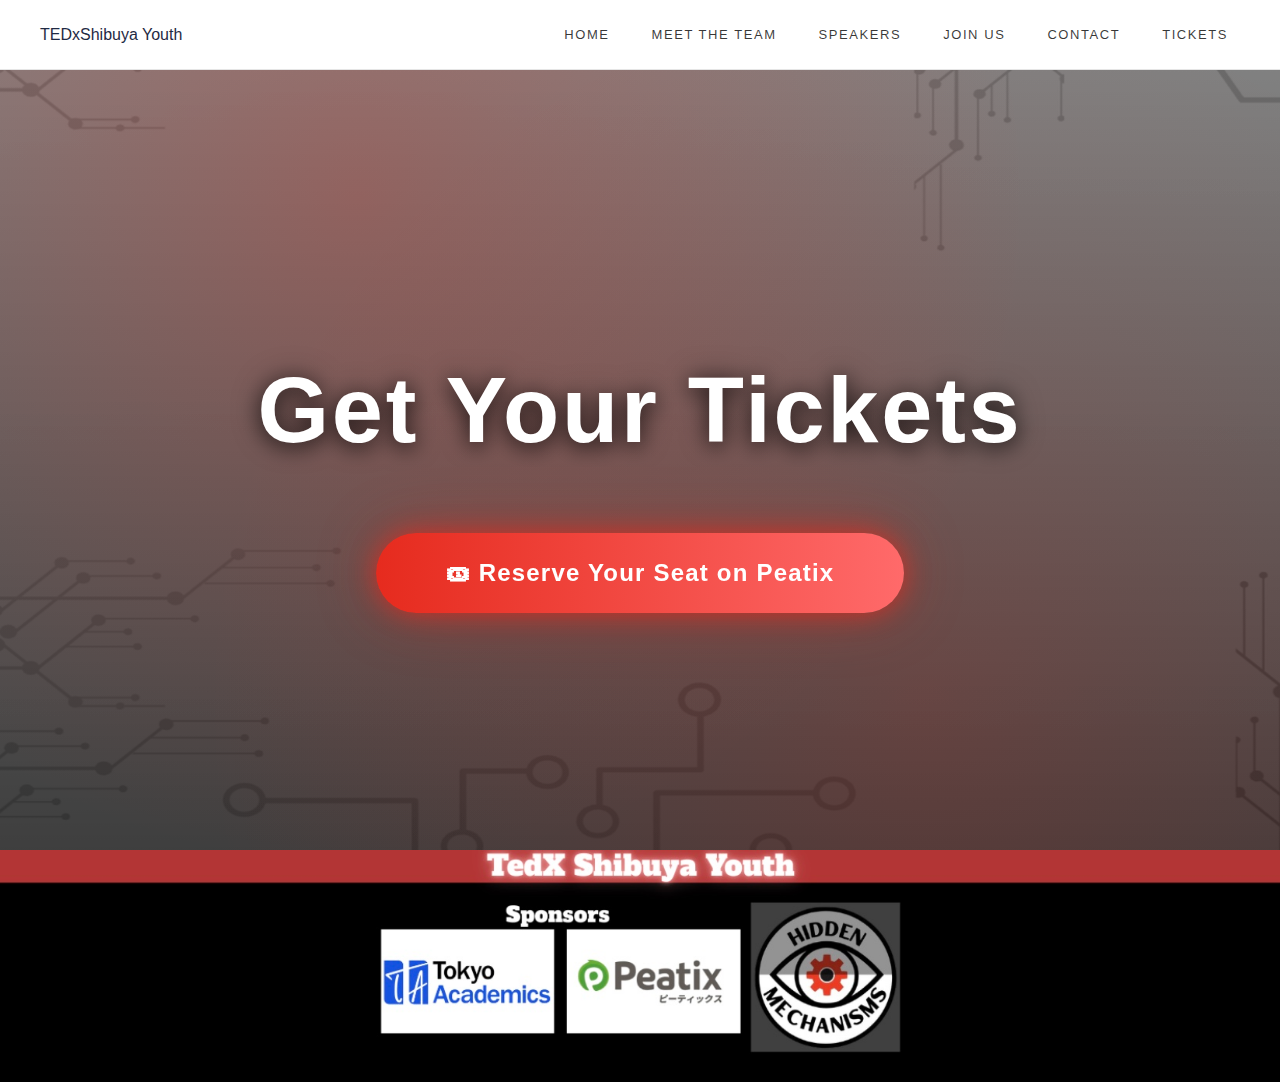
<file: tickets.html>
<!doctype html>
<html lang="en">
<head>
  <meta charset="UTF-8" />
  <meta name="viewport" content="width=device-width, initial-scale=1.0" />
  <title>Contact | TEDxShibuya Youth</title>
  <link rel="stylesheet" href="tickets.css" />
</head>

<body>
      <div class="bg"></div>

 <header class="header">
    <div class="container header-inner">

      <div class="logo">TEDxShibuya Youth</div>

      <button class="hamburger" id="hamburger" aria-label="Menu">
        <span></span>
        <span></span>
        <span></span>
      </button>

      <nav class="nav" id="navMenu">
        <a href="index.html">HOME</a>
        <a href="team.html">MEET THE TEAM</a>
        <a href="speakers.html">SPEAKERS</a>
        <a href="join.html">JOIN US</a>
        <a href="contact.html">CONTACT</a>
        <a href="tickets.html">TICKETS</a>
      </nav>

    </div>
  </header>

 <section class="contact-section">
  <h1 class="contact-title glow-title">
    Get Your Tickets
  </h1>

  <div class="ticket-button-wrapper">
    <a href="https://tedxshibuyayouth.peatix.com/view" 
       target="_blank" 
       class="ticket-btn">
       🎟 Reserve Your Seat on Peatix
    </a>
  </div>
</section>
<footer class="site-footer">
  <img src="footer.png" alt="Footer" />
</footer>

<script>
    const hamburger = document.getElementById("hamburger");
    const navMenu = document.getElementById("navMenu");

    hamburger.addEventListener("click", () => {
      navMenu.classList.toggle("open");
    });
  </script>
  
  </body>
</file>
<file: style.css>
*{margin:0;padding:0;box-sizing:border-box}

:root{
  --ted-red:#e62b1e;
  --ink:rgba(0,0,0,.86);
  --muted:rgba(0,0,0,.65);
  --glass:rgba(255,255,255,.72);
  --border:rgba(0,0,0,.08);
  --shadow:0 16px 45px rgba(0,0,0,.12);
  --kraft-1:#d6b98c;
  --kraft-2:#e3c99b;
  --kraft-3:#caa46c;
}

body{
  font-family:"Helvetica Neue",Arial,sans-serif;
  color:#000;
  background:#f7f7f7;
}

.bg{
  position:fixed;
  inset:0;
  z-index:-1;
  background-image:
    radial-gradient(circle at 20% 10%,rgba(255,255,255,.78),rgba(255,255,255,.25) 45%,rgba(255,255,255,.1) 70%),
    linear-gradient(to bottom,rgba(255,255,255,.5),rgba(255,255,255,.2)),
    url("images/background.png");
  background-size:cover;
  background-position:center;
  background-repeat:no-repeat;
}

.container{
  width:90%;
  max-width:1200px;
  margin:0 auto;
}

.header{
  position:sticky;
  top:0;
  z-index:50;
  padding:18px 0;
  background:var(--glass);
  backdrop-filter:blur(10px);
  -webkit-backdrop-filter:blur(10px);
  border-bottom:1px solid var(--border);
}

.header-inner{
  display:flex;
  justify-content:space-between;
  align-items:center;
  gap:18px;
}

.logo{
  font-weight:900;
  font-size:28px;
  letter-spacing:.02em;
  color:var(--ink);
}

.nav{
  display:flex;
  gap:18px;
  flex-wrap:wrap;
  justify-content:flex-end;
}

.nav a{
  text-decoration:none;
  color:rgba(0,0,0,.78);
  font-size:13px;
  letter-spacing:.12em;
  padding:10px 10px;
  border-radius:999px;
  transition:transform .15s ease,background .15s ease,color .15s ease;
}

.nav a:hover{
  background:rgba(0,0,0,.06);
  color:rgba(0,0,0,.95);
  transform:translateY(-1px);
}

.hero{
  display:grid;
  grid-template-columns:1.15fr 1fr;
  align-items:center;
  min-height:72vh;
  padding-top:45px;
  gap:32px;
}

.theme{
  font-size:14px;
  letter-spacing:.18em;
  text-transform:uppercase;
  color:var(--muted);
  margin-bottom:14px;
}

.hero h1{
  font-size:clamp(56px,7vw,92px);
  font-weight:900;
  letter-spacing:.015em;
  line-height:.92;
}

.hero-paragraph{
  margin-top:18px;
  max-width:56ch;
  line-height:1.7;
  color:var(--muted);
  position:relative;
  padding-left:14px;
}

.hero-paragraph::before{
  content:"";
  position:absolute;
  left:0;
  top:.35em;
  width:4px;
  height:1.2em;
  background:var(--ted-red);
  border-radius:99px;
}


.about{margin-top:64px}

.about h1{
  font-size:28px;
  margin-bottom:16px;
  color:var(--ink);
}

.about h1 span{color:var(--ted-red)}

.about h2{
  max-width: none;       
  width: 100%;
  line-height: 1.75;
  font-size: 18px;
}

.directors{margin:90px auto 110px}

.directors h2{
  font-size:28px;
  margin-bottom:42px;
  color:var(--ink);
}

.envelope-grid{
  display:grid;
  grid-template-columns:1fr 1fr;
  gap:38px;
  align-items:start;
  margin-top:10px;
}

.envelope{
  position:relative;
  width:100%;
  max-width:520px;
  height:280px;
  border:none;
  background:transparent;
  cursor:pointer;
  border-radius:22px;
  padding:0;
  overflow:hidden;
  perspective:900px;
  transition:transform .18s ease;
}

.envelope:hover{transform:translateY(-6px)}

.env-back{
  position:absolute;
  inset:0;
  background:var(--kraft-1);
  border-radius:22px;
  z-index:1;
  box-shadow:0 18px 50px rgba(0,0,0,.14);
}

.env-paper{
  position:absolute;
  left:10%;
  top:0;
  width:80%;
  height:84%;
  background:#fff;
  border-radius:12px;
  z-index:5;
  box-shadow:0 10px 24px rgba(0,0,0,.16);
  transition:transform .6s ease;
  transform:translateY(74%);
}

.env-front{
  position:absolute;
  inset:0;
  border-radius:22px;
  z-index:6;
  overflow:hidden;
  background:transparent;
  pointer-events:none;
}

.env-front::before,
.env-front::after{
  content:"";
  position:absolute;
  inset:0;
  background:var(--kraft-2);
}

.env-front::before{
  clip-path:polygon(0 0,50% 58%,0 100%);
  filter:brightness(.97);
}

.env-front::after{
  clip-path:polygon(100% 0,50% 58%,100% 100%);
  filter:brightness(.95);
}

.env-front .pocket{
  position:absolute;
  left:0;
  right:0;
  bottom:0;
  height:64%;
  background:var(--kraft-2);
}

.env-front .pocket::after{
  content:"";
  position:absolute;
  inset:0;
  background:linear-gradient(to top,rgba(0,0,0,.18),rgba(0,0,0,0));
  opacity:.34;
}

.env-flap{
  position:absolute;
  top:0;
  left:0;
  width:100%;
  height:58%;
  background:var(--kraft-3);
  clip-path:polygon(0 0,100% 0,50% 72%);
  transform-origin:top;
  transform:rotateX(0deg);
  transition:transform .6s ease;
  z-index:7;
  border-top-left-radius:22px;
  border-top-right-radius:22px;
}

.env-text{
  position:absolute;
  left:18px;
  right:18px;
  bottom:18px;
  z-index:8;
  pointer-events:none;
  display:grid;
  gap:6px;
  padding:14px;
  border-radius:16px;
  background:rgba(255,255,255,.26);
  border:1px solid rgba(255,255,255,.35);
  backdrop-filter:blur(6px);
  -webkit-backdrop-filter:blur(6px);
}

.env-kicker{
  font-size:12px;
  letter-spacing:.16em;
  text-transform:uppercase;
  color:rgba(0,0,0,.62);
}

.env-to{
  font-weight:900;
  font-size:18px;
  color:rgba(0,0,0,.84);
}

.env-from{
  font-size:13px;
  color:rgba(0,0,0,.65);
  letter-spacing:.04em;
}

.envelope:hover .env-flap{transform:rotateX(-120deg)}
.envelope:hover .env-paper{
  transform: translateY(4%);
}

.modal{
  position:fixed;
  inset:0;
  display:none;
  z-index:200;
}

.modal.is-open{display:block}

.modal-backdrop{
  position:absolute;
  inset:0;
  background:rgba(0,0,0,.35);
  backdrop-filter:blur(4px);
  -webkit-backdrop-filter:blur(4px);
}

.modal-panel{
  position:absolute;
  left:50%;
  top:50%;
  width:min(860px,92vw);
  max-height:min(80vh,720px);
  transform:translate(-50%,-50%);
  background:rgba(255,255,255,.92);
  border:1px solid rgba(255,255,255,.35);
  border-radius:22px;
  box-shadow:var(--shadow);
  overflow:hidden;
}

.modal-top{
  display:flex;
  align-items:center;
  justify-content:space-between;
  gap:16px;
  padding:18px 18px 14px;
  border-bottom:1px solid rgba(0,0,0,.06);
}

.modal-kicker{
  font-size:12px;
  letter-spacing:.18em;
  text-transform:uppercase;
  color:rgba(0,0,0,.55);
}

.modal-title{
  font-size:18px;
  font-weight:900;
  color:var(--ink);
  margin-top:6px;
}

.modal-close{
  border:0;
  background:rgba(0,0,0,.06);
  width:42px;
  height:42px;
  border-radius:12px;
  cursor:pointer;
  font-size:18px;
  color:rgba(0,0,0,.75);
}

.modal-close:hover{background:rgba(0,0,0,.1)}

.letter{padding:22px 22px 26px}

.letter-meta{
  display:flex;
  align-items:baseline;
  justify-content:space-between;
  gap:16px;
  color:rgba(0,0,0,.68);
}

.letter-from{
  font-weight:900;
  color:rgba(0,0,0,.78);
}

.letter-date{
  font-size:13px;
  color:rgba(0,0,0,.6);
}

.letter-line{
  height:1px;
  background:rgba(0,0,0,.08);
  margin-top:12px;
}

.letter-body{
  margin-top:16px;
  white-space:pre-wrap;
  line-height:1.75;
  color:rgba(0,0,0,.78);
  max-height:calc(min(80vh,720px) - 170px);
  overflow:auto;
  padding-right:6px;
}

:root{
  --kraft-1:#2c2c2c;
  --kraft-2:#343434;
  --kraft-3:#e62b1e;
}

.env-back{
  background:linear-gradient(160deg,#3a3a3a,#262626);
  box-shadow:
    0 14px 32px rgba(0,0,0,.32);
}

.env-front::before,
.env-front::after{
  background:#343434;
}

.env-front .pocket{
  background:#343434;
}

.env-flap{
  background:linear-gradient(160deg,#e62b1e,#ff3b30);
}

.env-paper{
  background:#ffffff;
}

.env-text{
  background:rgba(0,0,0,.32);
  border:1px solid rgba(255,255,255,.22);
}

.env-kicker,
.env-from{
  color:rgba(255,255,255,.78);
}

.env-to{
  color:#ffffff;
}

/* 🔥 stronger, obvious TEDx glow */
.envelope{
  box-shadow:
    0 14px 34px rgba(0,0,0,.35);
}

.envelope:hover{
  box-shadow:
    0 24px 60px rgba(0,0,0,.45),
    0 0 42px rgba(230,43,30,.55),
    0 0 80px rgba(230,43,30,.25);
}

.envelope:hover .env-flap{
  box-shadow:
    0 0 28px rgba(230,43,30,.75),
    inset 0 -1px 0 rgba(255,255,255,.25);
}

.bg::after{
  content:"";
  position:absolute;
  inset:0;
  pointer-events:none;
  background:
    radial-gradient(circle at 28% 22%, rgba(230,43,30,.28), transparent 58%),
    radial-gradient(circle at 72% 78%, rgba(230,43,30,.20), transparent 62%),
    radial-gradient(circle at 50% 50%, rgba(230,43,30,.12), transparent 70%),
    linear-gradient(to bottom, rgba(0,0,0,.32), rgba(0,0,0,.52));
}


.hero-image img{
  margin-top: -30%;
  width:100%;
  max-width:600px;
  height: 100%;
  max-height: 800px;
}

.hero h1.glow-title{
  background: linear-gradient(90deg,#e62b1e,#ff4b40,#ffd1ce,#ff4b40,#e62b1e);
  background-size: 400% 100%;
  background-position: 0% 50%;
  -webkit-background-clip: text;
  background-clip: text;
  color: transparent;
  animation: textShift 6s ease-in-out infinite;
}

.hero-image img{
  width:auto !important;
  max-width:550px !important;
  height:auto !important;
  max-height:none !important;
  margin-top:15% !important;
  margin-left: 15%;
}


@keyframes textShift{
  0%{ background-position: 0% 50%; }
  50%{ background-position: 100% 50%; }
  100%{ background-position: 0% 50%; }
}

.hero .theme{
  color:rgba(255,255,255,.9);
}

.hero-paragraph,
.about {
  color:rgba(255,255,255,.9);
}

.site-footer{
  width:100%;
  margin-top:120px;
  display:flex;
  justify-content:center;
  align-items:center;
  overflow:hidden;
}

.site-footer img{
  width:120%;        
  max-width:none;   
  height:auto;
}

@media (max-width:900px){
  .hero{grid-template-columns:1fr;min-height:auto}
  .hero-image img{margin:18px 0 0;max-width:520px}
  .envelope-grid{grid-template-columns:1fr}
}
</file>
<file: contact.css>
*{
  margin:0;
  padding:0;
  box-sizing:border-box;
}

body{
  font-family:"Helvetica Neue","Hiragino Kaku Gothic ProN","Yu Gothic",sans-serif;
  background:#f5f9ff;
  color:#1f2a44;
}


.bg{
  position:fixed;
  inset:0;
  z-index:-1;
  background-image:
    radial-gradient(circle at 28% 22%, rgba(230,43,30,.22), transparent 58%),
    radial-gradient(circle at 72% 78%, rgba(230,43,30,.16), transparent 62%),
    linear-gradient(to bottom, rgba(0,0,0,.32), rgba(0,0,0,.60)),
    url("images/background.png");
  background-size:cover;
  background-position:center;
  background-repeat:no-repeat;
  filter:saturate(.95) contrast(1.05);
}


.container{
  width:90%;
  max-width:1200px;
  margin:0 auto;
}


.header{
  position:sticky;
  top:0;
  z-index:50;
  height:70px;             
  background:#ffffff;
  border-bottom:1px solid rgba(0,0,0,.1);
  display:flex;            
  align-items:center;   
}

.header-inner{
  display:flex;
  justify-content:space-between;
  align-items:center;
  gap:18px;
}


.nav{
  display:flex;
  gap:18px;
  flex-wrap:wrap;
  justify-content:flex-end;
}

.nav a{
  text-decoration:none;
  color:rgba(0,0,0,.78);
  font-size:13px;
  letter-spacing:.12em;
  padding:10px 12px;
  border-radius:999px;
  transition:all .2s ease;
}

.nav a:hover{
  background:rgba(0,0,0,.06);
  color:rgba(0,0,0,.95);
  transform:translateY(-1px);
}



.hamburger{
  display:none;
  flex-direction:column;
  justify-content:center;
  gap:5px;
  width:28px;
  height:22px;
  background:none;
  border:none;
  cursor:pointer;
  padding:0;
}

.hamburger span{
  width:100%;
  height:3px;
  background:#000;
  border-radius:3px;
}



.contact-section{
  width:90%;
  max-width:900px;
  margin:0 auto;
  padding:100px 0 140px;
}

.contact-title{
  text-align:center;
  font-size:clamp(32px, 5vw, 48px);
  font-weight:900;
  margin-bottom:40px;
}

.glow-title{
  background: linear-gradient(
    90deg,
    #fbb8b3,
    #ffe8e5,
    #ffbdbd,
    #ffa196,
    #fddbd8
  );
  background-size:400% 100%;
  -webkit-background-clip:text;
  background-clip:text;
  color:transparent;
  animation:textShift 10s ease-in-out infinite;
}

@keyframes textShift{
  0%{ background-position:0% 50%; }
  50%{ background-position:100% 50%; }
  100%{ background-position:0% 50%; }
}


.form-embed{
  background:#ffffff;
  border-radius:22px;
  padding:12px;
  border:4px solid #cfe0ff;
  box-shadow:0 18px 40px rgba(42,78,155,.18);
}

.form-embed iframe{
  width:100%;
  height:1100px;
  border:0;
  border-radius:14px;
}


.site-footer{
  width:100%;
  display:flex;
  justify-content:center;
  align-items:center;
  overflow:hidden;
}

.site-footer img{
  width:120%;
  max-width:none;
  height:auto;
}

@media (max-width:600px){

  .header{
    position:relative;
  }

  .nav{
    display:none;
    position:absolute;
    top:70px;
    left:0;
    width:100%;
    background:#ffffff;
    flex-direction:column;
    align-items:center;
    gap:22px;
    padding:28px 0;
    box-shadow:0 12px 30px rgba(0,0,0,0.12);
    z-index:100;
  }

  .nav.open{
    display:flex;
  }

  .hamburger{
    display:flex;
  }

}
</file>
<file: speakers.css>
*{
  margin:0;
  padding:0;
  box-sizing:border-box;
}

body{
  font-family:"Helvetica Neue","Hiragino Kaku Gothic ProN","Yu Gothic",sans-serif;
  background:#f5f9ff;
  color:#1f2a44;
}

.bg{
  position:fixed;
  inset:0;
  z-index:-1;
  background-image:
    radial-gradient(circle at 28% 22%, rgba(230,43,30,.22), transparent 58%),
    radial-gradient(circle at 72% 78%, rgba(230,43,30,.16), transparent 62%),
    linear-gradient(to bottom, rgba(0,0,0,.32), rgba(0,0,0,.60)),
    url("images/background.png");
  background-size:cover;
  background-position:center;
  background-repeat:no-repeat;
  filter:saturate(.95) contrast(1.05);
}

.container{
  width:90%;
  max-width:1200px;
  margin:0 auto;
}

.header{
  position:sticky;
  top:0;
  z-index:50;
  padding:18px 0;
  background:#ffffff;
  border-bottom:1px solid rgba(0,0,0,.1);
}

.header-inner{
  display:flex;
  justify-content:space-between;
  align-items:center;
  gap:18px;
}

.logo img{
  height:45px;
  width:auto;
  display:block;
  transform:scale(2.2);
  transform-origin:left center;
}

.nav{
  display:flex;
  gap:18px;
  flex-wrap:wrap;
  justify-content:flex-end;
}

.nav a{
  text-decoration:none;
  color:rgba(0,0,0,.78);
  font-size:13px;
  letter-spacing:.12em;
  padding:10px 10px;
  border-radius:999px;
  transition:transform .15s ease,background .15s ease,color .15s ease;
}

.nav a:hover{
  background:rgba(0,0,0,.06);
  color:rgba(0,0,0,.95);
  transform:translateY(-1px);
}

.page{
  width:min(1200px, 92vw);
  margin:0 auto;
  padding:80px 0 120px;
}

.title{
  text-align:center;
  font-size:clamp(44px, 6vw, 72px);
  font-weight:900;
  margin-bottom:60px;
  color:#243b6b;
}

.glow-title{
  background: linear-gradient(
    90deg,
    #2563eb,   
    #3b82f6,   
    #93c5fd,  
    #3b82f6,
    #2563eb
  );
  background-size:400% 100%;
  background-position:0% 50%;
  -webkit-background-clip:text;
  background-clip:text;
  color:transparent;
  animation:textShift 6s ease-in-out infinite;
}

@keyframes textShift{
  0%{background-position:0% 50%}
  50%{background-position:100% 50%}
  100%{background-position:0% 50%}
}

.speaker-grid{
  display:grid;
  grid-template-columns:1fr 1fr;
  gap:40px;
  align-items:start;
}

.speaker-card{
  display:grid;
  grid-template-columns:200px 1fr;
  max-width:1900px;
  gap:26px;
  background:#ffffff;
  border-radius:22px;
  padding:28px;
  border:4px solid #cfe0ff;
  box-shadow:0 18px 40px rgba(42,78,155,.18);
}

.speaker-image{
  display:flex;
  align-items:center;
  justify-content:center;
}

.speaker-image img{
  width:180px;
  height:180px;
  object-fit:cover;
  border-radius:14px;
}

.speaker-content{
  display:flex;
  flex-direction:column;
  gap:10px;
}

.speaker-name{
  font-size:28px;
  font-weight:900;
}

.speaker-age{
  font-size:14px;
  font-weight:600;
  margin-left:8px;
  color:#5c7cfa;
}

.speaker-time{
  font-size:14px;
  font-weight:700;
  color:#4263eb;
}

.speaker-bio{
  font-size:16px;
  line-height:1.7;
  color:#344b7a;
  margin-top:6px;
}

.lift-up{
  margin-top:-37%;
}

.middle{
    margin-top: -5%;
}

/* SCHEDULE BOX */
.schedule-card{
  max-width:1300px;
  margin:0 auto 60px;
  background:#ffffff;
  border-radius:22px;
  padding:32px 40px;
  border:4px solid #cfe0ff;
  box-shadow:0 18px 40px rgba(42,78,155,.18);
}

.schedule-title{
  font-size:32px;
  font-weight:900;
  margin-bottom:18px;
  color:#243b6b;
}

.schedule-list{
  list-style:none;
  display:grid;
  gap:14px;
}

.schedule-list li{
  font-size:18px;
  color:#344b7a;
}

.schedule-list strong{
  color:#2563eb;
  margin-right:10px;
}

@media (max-width: 900px){
  .speaker-grid{
    grid-template-columns:1fr;
  }

  .speaker-card{
    grid-template-columns:1fr;
    text-align:center;
  }

  .speaker-image img{
    width:160px;
    height:160px;
    margin:0 auto;
  }
}
</file>
<file: team.css>
*{margin:0;padding:0;box-sizing:border-box}

:root{
  --ted-red:#e62b1e;
  --ink:rgba(0,0,0,.92);
  --muted:rgba(255,255,255,.78);
  --card:#fff4f4;
  --card2:#fff8f8;
  --border:rgba(230,43,30,.45);
  --shadow:0 18px 55px rgba(0,0,0,.35);
}

body{
  font-family:"Helvetica Neue","Hiragino Kaku Gothic ProN","Yu Gothic",sans-serif;
  background:#f5f9ff;
  color:#1f2a44;
  min-height:100vh;
}

.container{
  width:90%;
  max-width:1200px;
  margin:0 auto;
}

.bg{
  position:fixed;
  inset:0;
  z-index:-1;
  background-image:
    radial-gradient(circle at 28% 22%, rgba(230,43,30,.22), transparent 58%),
    radial-gradient(circle at 72% 78%, rgba(230,43,30,.16), transparent 62%),
    linear-gradient(to bottom, rgba(0,0,0,.32), rgba(0,0,0,.60)),
    url("images/background.png");
  background-size:cover;
  background-position:center;
  background-repeat:no-repeat;
  filter:saturate(.95) contrast(1.05);
}

.wrap{
  width:90%;
  max-width:1200px;
  margin:0 auto;
}

.header{
  position:sticky;
  top:0;
  z-index:50;
  height:70px;             
  background:#ffffff;
  border-bottom:1px solid rgba(0,0,0,.1);
  display:flex;            
  align-items:center;   
}


.header-inner{
  display:flex;
  justify-content:space-between;
  align-items:center;
  gap:18px;
}

.logo img{
  height: 72px;
  width:auto;
  display:block;
}

.nav{
  display:flex;
  gap:18px;
  flex-wrap:wrap;
  justify-content:flex-end;
}

.nav a{
  text-decoration:none;
  color:rgba(0,0,0,.78);
  font-size:13px;
  letter-spacing:.12em;
  padding:10px 10px;
  border-radius:999px;
  transition:transform .15s ease,background .15s ease,color .15s ease;
}

.nav a:hover{
  background:rgba(0,0,0,.06);
  color:rgba(0,0,0,.95);
  transform:translateY(-1px);
}

.page{
  padding:72px 0 120px;
}

.title{
  text-align:center;
  font-size:clamp(44px, 6vw, 78px);
  font-weight:950;
  letter-spacing:.02em;
  color:#fff;
  text-shadow:0 20px 60px rgba(0,0,0,.45);
  margin-bottom:52px;
}

.team-section{
  margin-top:70px;
}

.section-head{
  text-align:center;
  margin-bottom:34px;
}

.section-head h2{
  font-size:26px;
  font-weight:950;
  color:rgba(255,255,255,.94);
  margin-bottom:10px;
}

.section-head p{
  max-width:980px;
  margin:0 auto;
  color:rgba(255,255,255,.78);
  line-height:1.7;
}

.grid{
  display:grid;
  grid-template-columns:repeat(3, minmax(0, 1fr));
  gap:34px;
  align-items:stretch;
}

.card{
  position:relative;
  background:linear-gradient(180deg, var(--card2), var(--card));
  border-radius:26px;
  border:2px solid rgba(230,43,30,.38);
  box-shadow:var(--shadow);
  padding:38px 20px 24px;
  text-align:center;
  color:var(--ink);
  transition:transform .22s ease, box-shadow .22s ease, border-color .22s ease;
  min-height:210px;
}

.card:hover{
  transform:translateY(-10px);
  border-color:rgba(230,43,30,.68);
  box-shadow:
    0 26px 70px rgba(0,0,0,.42),
    0 0 32px rgba(230,43,30,.38);
}

.badge{
  position:absolute;
  top:14px;
  left:50%;
  transform:translateX(-50%);
  font-size:12px;
  letter-spacing:.14em;
  text-transform:uppercase;
  padding:8px 12px;
  border-radius:999px;
  background:rgba(255,255,255,.78);
  border:1px solid rgba(230,43,30,.22);
  color:rgba(0,0,0,.72);
}

.avatar{
   width:150px;
  height:150px;
  margin:6px auto 18px;
  border-radius:999px;
  overflow:hidden;
  border:3px solid rgba(230,43,30,.28);
  background:#ffffff;
  box-shadow:
    0 16px 34px rgba(0,0,0,.16),
    0 0 22px rgba(230,43,30,.22);
  display:grid;
  place-items:center;
}

.avatar img{
  width:100%;
  height:100%;
  object-fit:cover;
  display:block;
}

.avatar.placeholder{
  background:radial-gradient(circle at 30% 20%, rgba(230,43,30,.18), transparent 60%), #fff;
  font-size:26px;
}

.avatar.placeholder span{
  font-weight:950;
  letter-spacing:.02em;
  font-size:22px;
  color:rgba(0,0,0,.78);
}

.name{
  font-weight:950;
  font-size:22px;
  margin-top:6px;
}

.badge{
  display:none;
}

.sub{
  margin-top:8px;
  font-size:12px;
  letter-spacing:.12em;
  text-transform:uppercase;
  color:rgba(0,0,0,.55);
}

.section-head p{
  font-size:17px;
  line-height:1.85;
}


.site-footer{
  width:100%;
  margin-top:-30px;
  display:flex;
  justify-content:center;
  align-items:center;
  overflow:hidden;
}

.site-footer img{
  width:120%;        
  max-width:none;   
  height:auto;
}

@media (max-width: 980px){
  .grid{grid-template-columns:repeat(2, minmax(0, 1fr))}
}

@media (max-width: 620px){
  .page{padding:54px 0 100px}
  .grid{grid-template-columns:1fr}
  .card{min-height:220px}
}


.hamburger{
  display:none;
  flex-direction:column;
  justify-content:center;
  gap:5px;
  width:28px;
  height:22px;
  background:none;
  border:none;
  cursor:pointer;
  padding:0;
}

.hamburger span{
  width:100%;
  height:3px;
  background:#000;
  border-radius:3px;
  transition:0.3s ease;
}

@media (max-width:600px){

  .header{
    position:relative;
  }

  .nav{
    display:none;
    position:absolute;
    top:100%;
    left:0;
    width:100%;
    background:rgba(255,255,255,0.98);
    backdrop-filter:blur(10px);
    flex-direction:column;
    align-items:center;
    gap:18px;
    padding:22px 0;
    box-shadow:0 10px 25px rgba(0,0,0,0.1);
  }

  .nav.open{
    display:flex;
  }

  .nav a{
    font-size:14px;
  }

  .hamburger{
    display:flex;
  }
}
</file>
<file: tickets.css>
/* ================= RESET ================= */

*{
  margin:0;
  padding:0;
  box-sizing:border-box;
}

body{
  font-family:"Helvetica Neue","Hiragino Kaku Gothic ProN","Yu Gothic",sans-serif;
  background:#f5f9ff;
  color:#1f2a44;
}

/* ================= BACKGROUND ================= */

.bg{
  position:fixed;
  inset:0;
  z-index:-1;
  background-image:
    radial-gradient(circle at 28% 22%, rgba(230,43,30,.25), transparent 58%),
    radial-gradient(circle at 72% 78%, rgba(230,43,30,.18), transparent 62%),
    linear-gradient(to bottom, rgba(0,0,0,.45), rgba(0,0,0,.75)),
    url("images/background.png");
  background-size:cover;
  background-position:center;
  background-repeat:no-repeat;
  filter:saturate(.95) contrast(1.05);
}

/* ================= LAYOUT ================= */

.container{
  width:90%;
  max-width:1200px;
  margin:0 auto;
}

/* ================= HEADER ================= */

.header{
  position:sticky;
  top:0;
  z-index:100;
  height:70px;
  background:#ffffff;
  border-bottom:1px solid rgba(0,0,0,.1);
  display:flex;
  align-items:center;
}

.header-inner{
  display:flex;
  justify-content:space-between;
  align-items:center;
  width:100%;
}

/* ================= NAV DESKTOP ================= */

.nav{
  display:flex;
  gap:18px;
  align-items:center;
}

.nav a{
  text-decoration:none;
  color:rgba(0,0,0,.78);
  font-size:13px;
  letter-spacing:.12em;
  padding:10px 12px;
  border-radius:999px;
  transition:all .2s ease;
}

.nav a:hover{
  background:rgba(0,0,0,.06);
  color:rgba(0,0,0,.95);
  transform:translateY(-1px);
}

/* ================= HAMBURGER ================= */

.hamburger{
  display:none;
  flex-direction:column;
  justify-content:center;
  gap:5px;
  width:28px;
  height:22px;
  background:none;
  border:none;
  cursor:pointer;
}

.hamburger span{
  width:100%;
  height:3px;
  background:#000;
  border-radius:3px;
}

/* ================= HERO CONTACT SECTION ================= */

.contact-section{
  width:100%;
  min-height:calc(100vh - 70px);
  display:flex;
  flex-direction:column;
  justify-content:center;
  align-items:center;
  text-align:center;
  padding:40px 20px;
}

.contact-title{
  font-size:clamp(48px,8vw,92px);
  font-weight:900;
  color:#ffffff;
  text-shadow:
    0 4px 20px rgba(0,0,0,.6),
    0 0 30px rgba(0,0,0,.4);
  margin-bottom:70px;
  letter-spacing:.03em;
}

/* ================= BUTTON ================= */

.ticket-button-wrapper{
  text-align:center;
}

.ticket-btn{
  display:inline-block;
  padding:26px 70px;
  font-size:24px;
  font-weight:900;
  letter-spacing:.05em;
  color:#ffffff;
  text-decoration:none;
  border-radius:60px;
  background:linear-gradient(90deg,#e62b1e,#ff6a6a,#e62b1e);
  background-size:200% 200%;
  animation:gradientMove 3s ease infinite;
  box-shadow:
    0 0 25px rgba(230,43,30,.7),
    0 0 60px rgba(230,43,30,.4);
  transition:transform .25s ease, box-shadow .25s ease;
}

.ticket-btn:hover{
  transform:scale(1.12);
  box-shadow:
    0 0 40px rgba(230,43,30,.9),
    0 0 90px rgba(230,43,30,.6);
}

@keyframes gradientMove{
  0%{background-position:0% 50%;}
  50%{background-position:100% 50%;}
  100%{background-position:0% 50%;}
}


.site-footer{
  width:100%;
  margin-top:-50px;
  display:flex;
  justify-content:center;
  align-items:center;
  overflow:hidden;
}

.site-footer img{
  width:120%;
  max-width:none;
  height:auto;
}


@media (max-width:768px){

  .header{
    position:relative;
  }

  .nav{
    display:none;
    position:absolute;
    top:70px;
    left:0;
    width:100%;
    background:#ffffff;
    flex-direction:column;
    align-items:center;
    gap:22px;
    padding:28px 0;
    box-shadow:0 12px 30px rgba(0,0,0,0.12);
  }

  .nav.open{
    display:flex;
  }

  .hamburger{
    display:flex;
  }

  .contact-title{
    font-size:clamp(40px,10vw,64px);
    margin-bottom:50px;
  }

  .ticket-btn{
    font-size:20px;
    padding:20px 50px;
  }

  .container{
    width:100%;
    padding:0 20px;
  }
  
}
</file>
